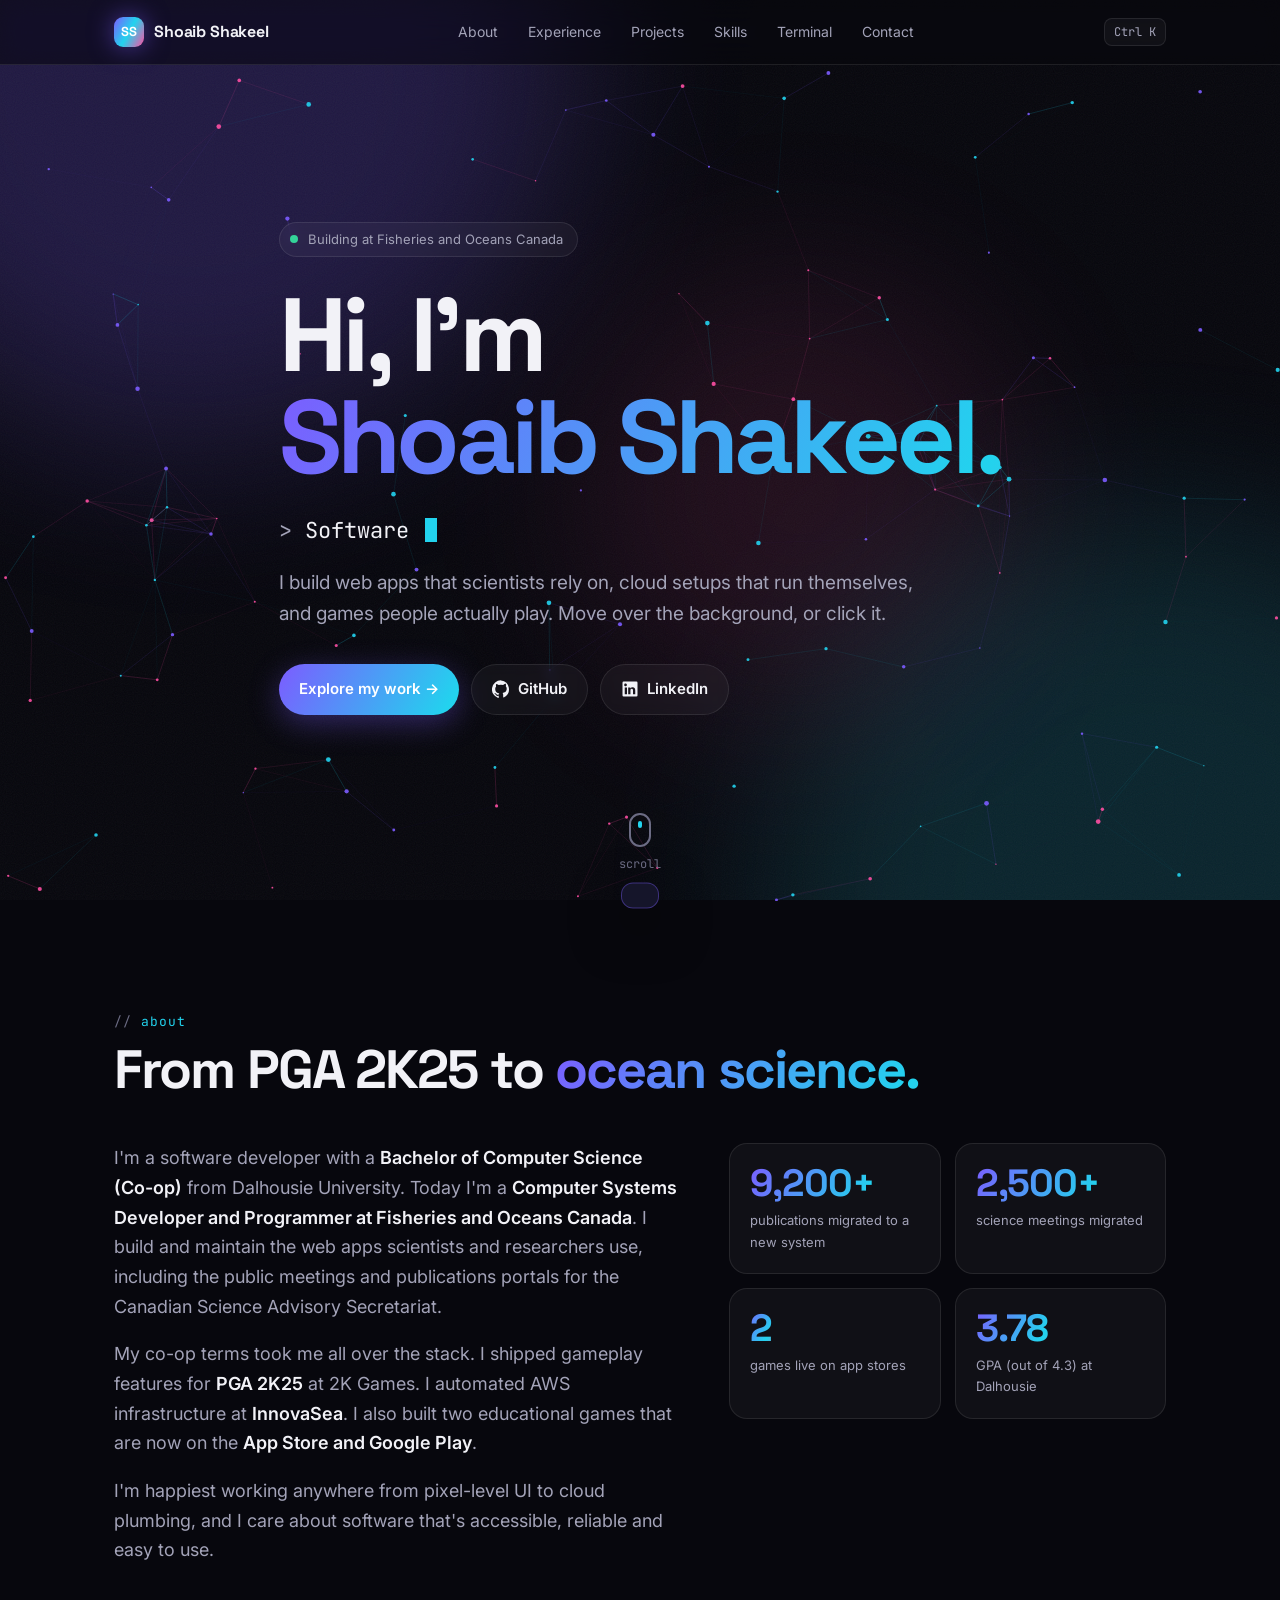
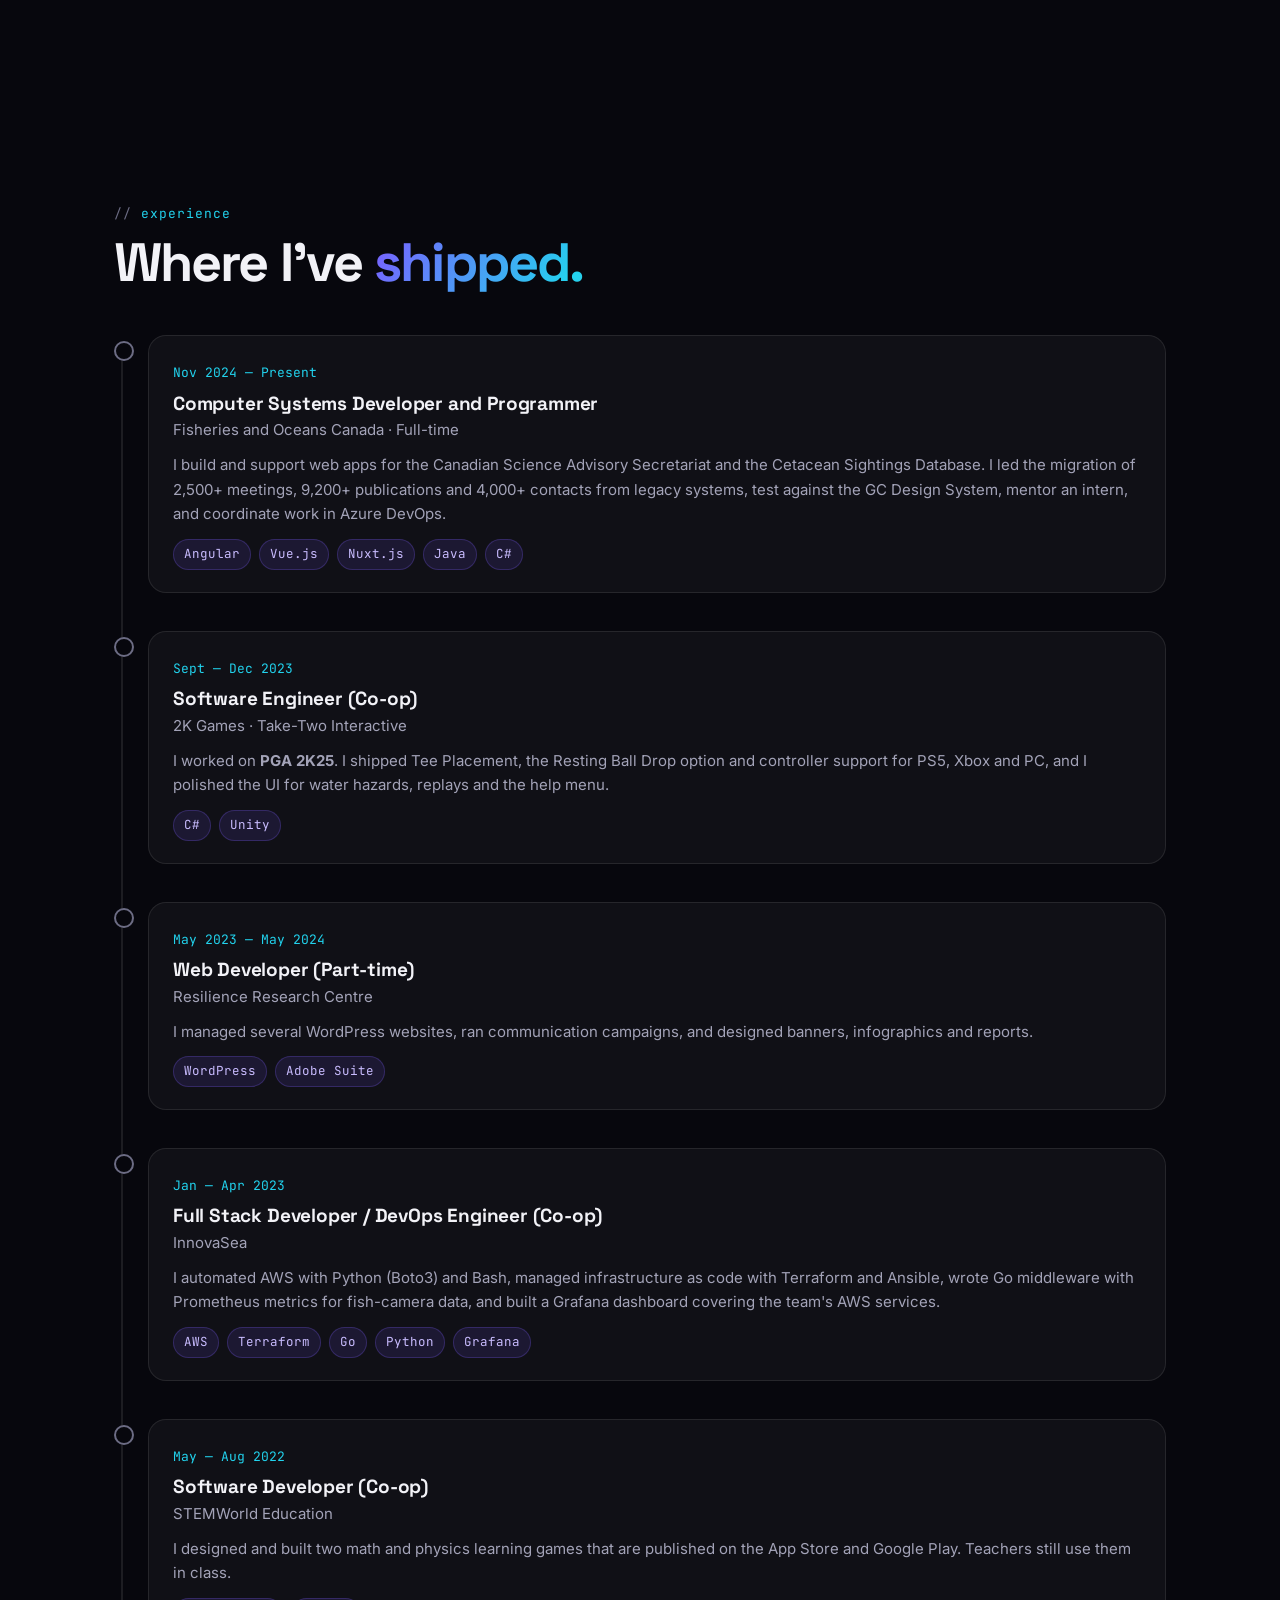
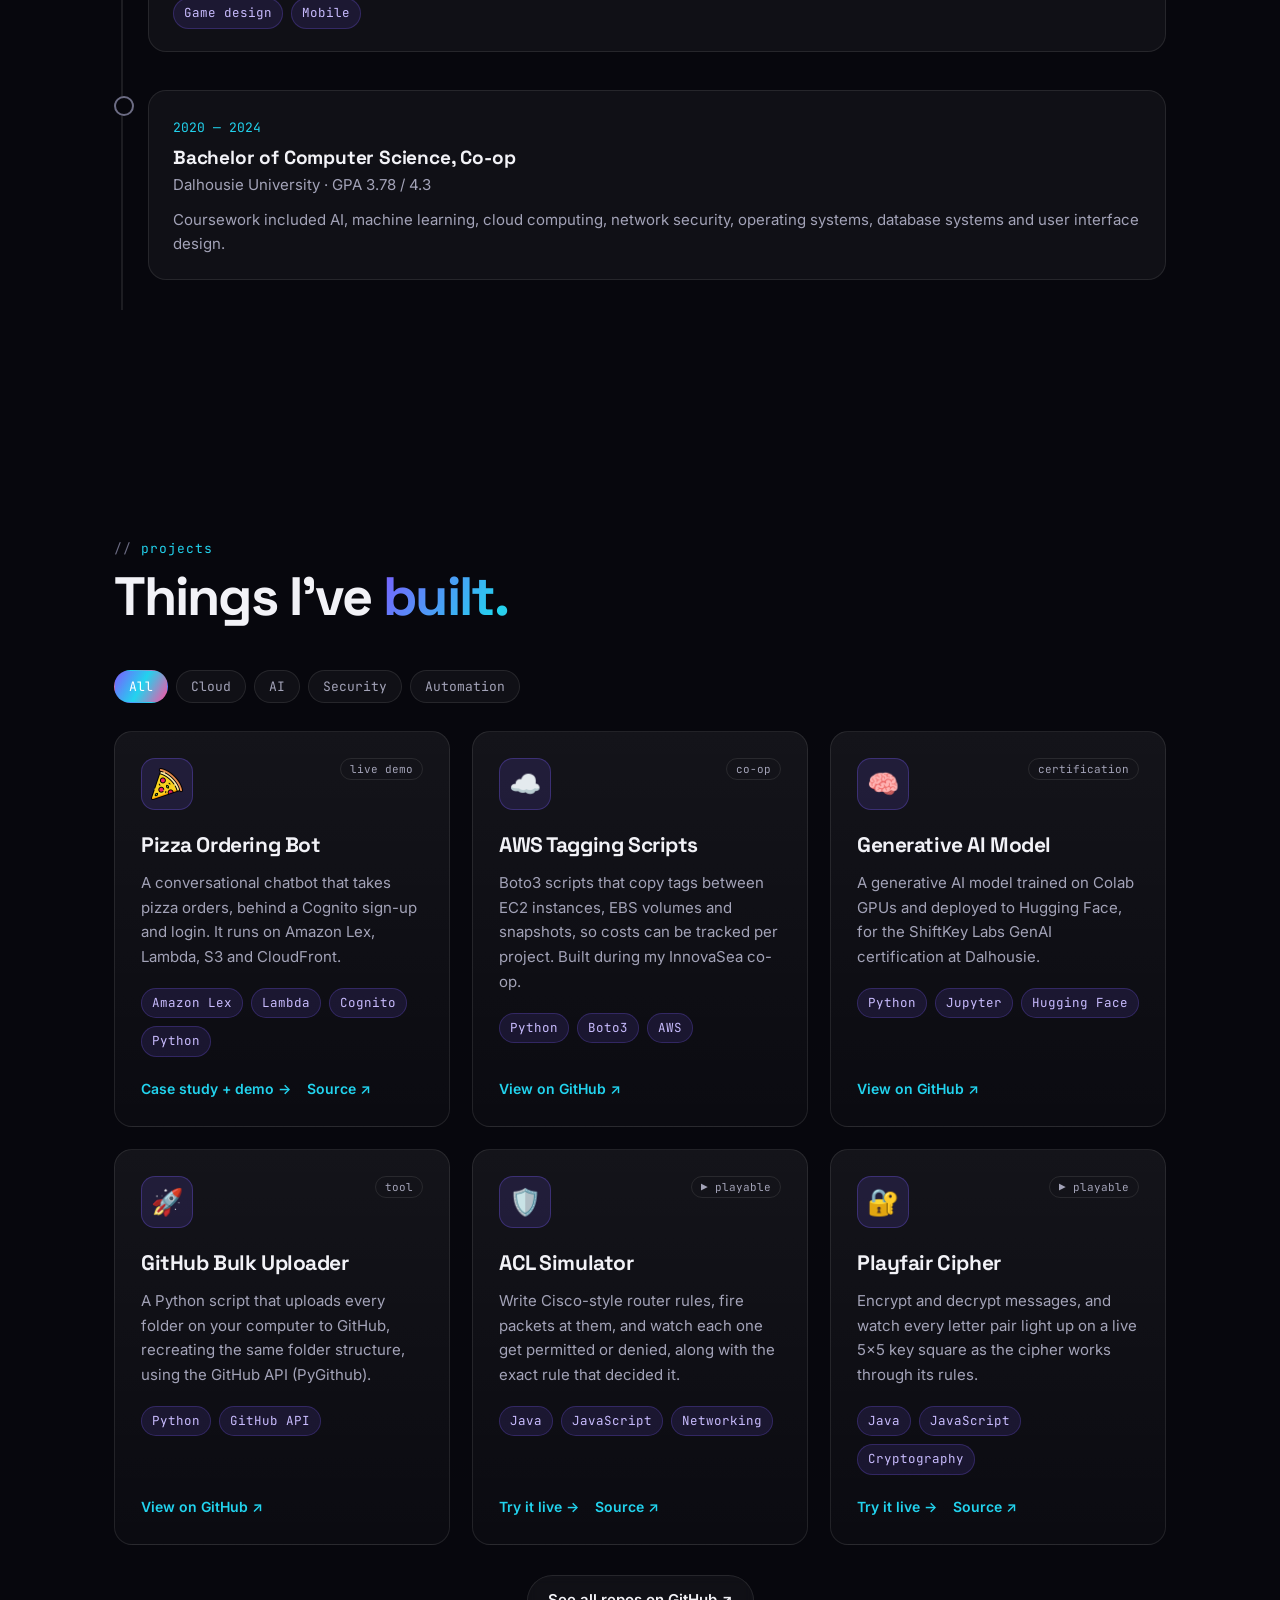
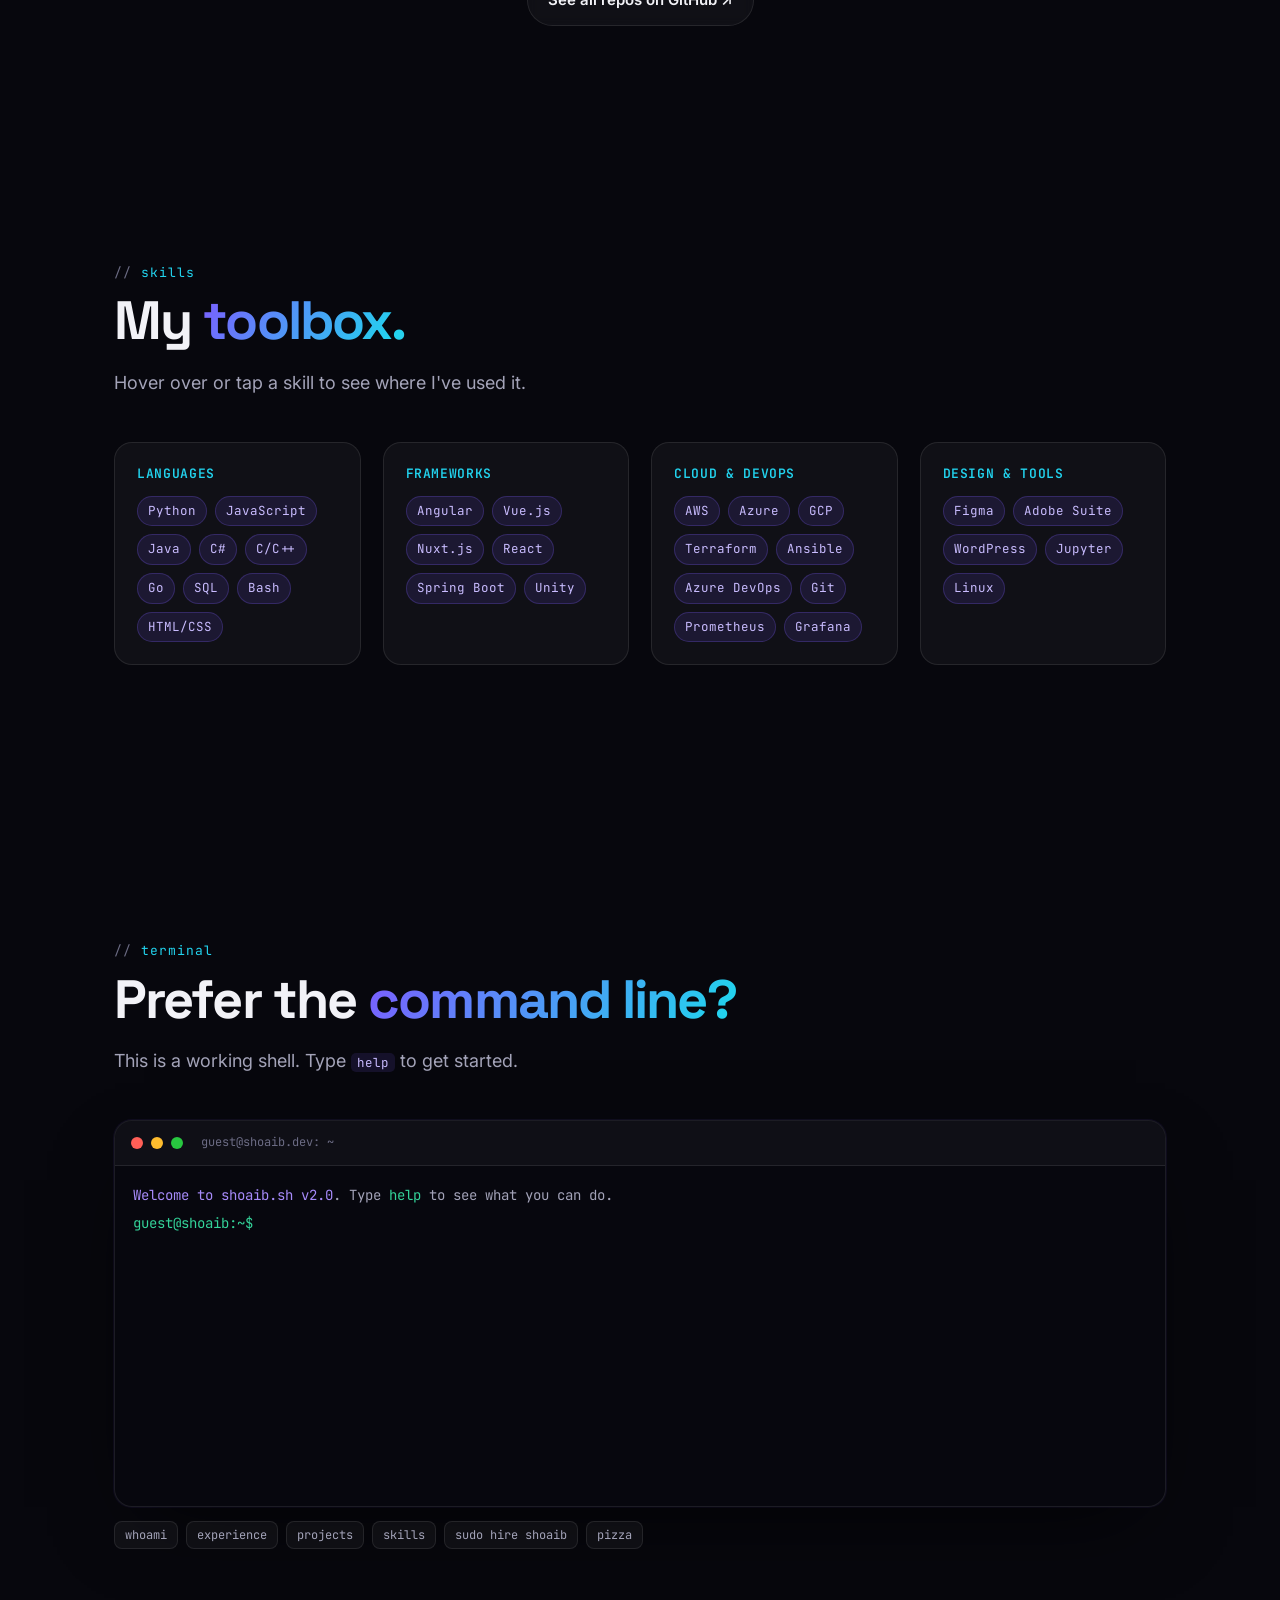
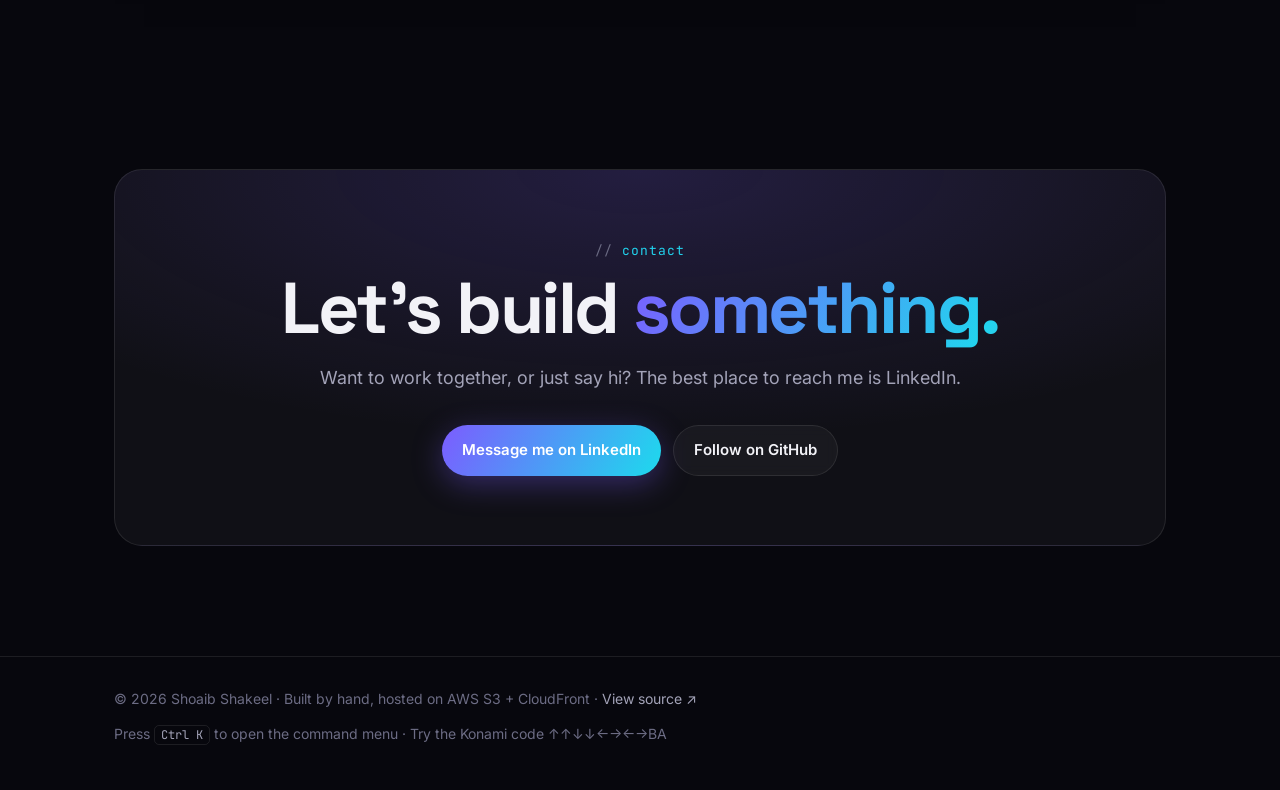
<file: index.html>
<!DOCTYPE html>
<html lang="en">
<head>
  <meta charset="utf-8">
  <meta name="viewport" content="width=device-width, initial-scale=1">
  <title>Shoaib Shakeel — Software Developer</title>
  <meta name="description" content="Shoaib Shakeel is a software developer in Halifax, NS, building web applications, cloud infrastructure and games.">
  <meta name="theme-color" content="#07070d">
  <meta property="og:title" content="Shoaib Shakeel — Software Developer">
  <meta property="og:description" content="Web apps for Fisheries and Oceans Canada, PGA 2K25 at 2K Games, AWS automation and more.">
  <link rel="icon" href="/img/pizza.png">
  <link rel="preconnect" href="https://fonts.googleapis.com">
  <link rel="preconnect" href="https://fonts.gstatic.com" crossorigin>
  <link href="https://fonts.googleapis.com/css2?family=Inter:wght@400;500;600;700&family=JetBrains+Mono:wght@400;500;700&family=Space+Grotesk:wght@500;700&display=swap" rel="stylesheet">
  <link rel="stylesheet" href="/css/style.css">
  <script>document.documentElement.classList.add('js')</script>
</head>
<body>
  <div class="aurora" aria-hidden="true"><span></span><span></span><span></span></div>
  <div class="grain" aria-hidden="true"></div>
  <div class="spotlight" aria-hidden="true"></div>
  <div class="progress" aria-hidden="true"></div>

  <header class="site-header">
    <div class="wrap">
      <a class="brand" href="#top"><span class="logo">SS</span>Shoaib Shakeel</a>
      <nav class="nav" aria-label="Main">
        <a href="#about">About</a>
        <a href="#experience">Experience</a>
        <a href="#projects">Projects</a>
        <a href="#skills">Skills</a>
        <a href="#terminal">Terminal</a>
        <a href="#contact">Contact</a>
      </nav>
      <button class="kbd-hint" id="open-palette" type="button" aria-label="Open command menu">⌘K</button>
    </div>
  </header>

  <main id="top">
    <!-- HERO -->
    <div class="hero">
      <canvas id="field" aria-hidden="true"></canvas>
      <div class="wrap">
        <div class="status"><span class="dot"></span>Building at Fisheries and Oceans Canada</div>
        <h1>Hi, I'm<br><span class="grad-text">Shoaib Shakeel.</span></h1>
        <p class="role" aria-live="polite"><span class="sr-only">I'm a </span>&gt; <span class="typed" data-words="Software Developer|Cloud & DevOps Engineer|Game Developer (PGA 2K25)|Full-Stack Builder|Dalhousie CS Grad">Software Developer</span><span class="caret" aria-hidden="true"></span></p>
        <p class="intro">I build web apps that scientists rely on, cloud setups that run themselves, and games people actually play. Move over the background, or click it.</p>
        <div class="btns">
          <a class="btn primary magnetic" href="#projects">Explore my work →</a>
          <a class="btn magnetic" href="https://github.com/shoaibsr7" target="_blank" rel="noopener">
            <svg viewBox="0 0 24 24" fill="currentColor" aria-hidden="true"><path d="M12 .5a12 12 0 0 0-3.8 23.4c.6.1.8-.3.8-.6v-2.2c-3.3.7-4-1.4-4-1.4-.6-1.4-1.4-1.8-1.4-1.8-1-.7.1-.7.1-.7 1.2.1 1.8 1.2 1.8 1.2 1 1.8 2.8 1.3 3.5 1 .1-.8.4-1.3.8-1.6-2.7-.3-5.5-1.3-5.5-6 0-1.2.5-2.3 1.2-3.1-.1-.3-.5-1.5.1-3.2 0 0 1-.3 3.3 1.2a11.5 11.5 0 0 1 6 0C17.3 4.6 18.3 5 18.3 5c.7 1.7.2 2.9.1 3.2.8.8 1.2 1.9 1.2 3.1 0 4.6-2.8 5.6-5.5 5.9.4.4.8 1.1.8 2.2v3.3c0 .3.2.7.8.6A12 12 0 0 0 12 .5Z"/></svg>
            GitHub</a>
          <a class="btn magnetic" href="https://www.linkedin.com/in/shoaibsr" target="_blank" rel="noopener">
            <svg viewBox="0 0 24 24" fill="currentColor" aria-hidden="true"><path d="M20.5 2h-17A1.5 1.5 0 0 0 2 3.5v17A1.5 1.5 0 0 0 3.5 22h17a1.5 1.5 0 0 0 1.5-1.5v-17A1.5 1.5 0 0 0 20.5 2ZM8 19H5v-9h3v9ZM6.5 8.3a1.8 1.8 0 1 1 0-3.5 1.8 1.8 0 0 1 0 3.5ZM19 19h-3v-4.7c0-1.1 0-2.6-1.6-2.6s-1.8 1.2-1.8 2.5V19h-3v-9h2.9v1.2a3.2 3.2 0 0 1 2.9-1.6c3 0 3.6 2 3.6 4.6V19Z"/></svg>
            LinkedIn</a>
        </div>
      </div>
      <div class="hero-hint" aria-hidden="true"><div class="mouse"></div>scroll</div>
    </div>

    <!-- ABOUT -->
    <section id="about">
      <div class="wrap">
        <div class="section-head reveal"><p class="kicker">about</p><h2>From PGA 2K25 to <span class="grad-text">ocean science.</span></h2></div>
        <div class="about-grid">
          <div class="reveal">
            <p>I'm a software developer with a <b>Bachelor of Computer Science (Co-op)</b> from Dalhousie University. Today I'm a <b>Computer Systems Developer and Programmer at Fisheries and Oceans Canada</b>. I build and maintain the web apps scientists and researchers use, including the public meetings and publications portals for the Canadian Science Advisory Secretariat.</p>
            <p>My co-op terms took me all over the stack. I shipped gameplay features for <b>PGA 2K25</b> at 2K Games. I automated AWS infrastructure at <b>InnovaSea</b>. I also built two educational games that are now on the <b>App Store and Google Play</b>.</p>
            <p>I'm happiest working anywhere from pixel-level UI to cloud plumbing, and I care about software that's accessible, reliable and easy to use.</p>
          </div>
          <div class="stats reveal" style="--d:.15s">
            <div class="stat"><div class="num"><span class="grad-text" data-count="9200" data-suffix="+">9,200+</span></div><div class="label">publications migrated to a new system</div></div>
            <div class="stat"><div class="num"><span class="grad-text" data-count="2500" data-suffix="+">2,500+</span></div><div class="label">science meetings migrated</div></div>
            <div class="stat"><div class="num"><span class="grad-text" data-count="2">2</span></div><div class="label">games live on app stores</div></div>
            <div class="stat"><div class="num"><span class="grad-text" data-count="3.78" data-decimals="2">3.78</span></div><div class="label">GPA (out of 4.3) at Dalhousie</div></div>
          </div>
        </div>
      </div>
    </section>

    <!-- EXPERIENCE -->
    <section id="experience">
      <div class="wrap">
        <div class="section-head reveal"><p class="kicker">experience</p><h2>Where I've <span class="grad-text">shipped.</span></h2></div>
        <ul class="timeline">
          <li class="reveal">
            <article class="job" data-tech="Angular Java C# Vue.js Nuxt.js SQL Azure DevOps Git">
              <span class="when">Nov 2024 — Present</span>
              <h3>Computer Systems Developer and Programmer</h3>
              <div class="org">Fisheries and Oceans Canada · Full-time</div>
              <p>I build and support web apps for the Canadian Science Advisory Secretariat and the Cetacean Sightings Database. I led the migration of 2,500+ meetings, 9,200+ publications and 4,000+ contacts from legacy systems, test against the GC Design System, mentor an intern, and coordinate work in Azure DevOps.</p>
              <ul class="chips"><li>Angular</li><li>Vue.js</li><li>Nuxt.js</li><li>Java</li><li>C#</li></ul>
            </article>
          </li>
          <li class="reveal">
            <article class="job" data-tech="C# Unity Git">
              <span class="when">Sept — Dec 2023</span>
              <h3>Software Engineer (Co-op)</h3>
              <div class="org">2K Games · Take-Two Interactive</div>
              <p>I worked on <b>PGA 2K25</b>. I shipped Tee Placement, the Resting Ball Drop option and controller support for PS5, Xbox and PC, and I polished the UI for water hazards, replays and the help menu.</p>
              <ul class="chips"><li>C#</li><li>Unity</li></ul>
            </article>
          </li>
          <li class="reveal">
            <article class="job" data-tech="WordPress Adobe Suite HTML/CSS Figma">
              <span class="when">May 2023 — May 2024</span>
              <h3>Web Developer (Part-time)</h3>
              <div class="org">Resilience Research Centre</div>
              <p>I managed several WordPress websites, ran communication campaigns, and designed banners, infographics and reports.</p>
              <ul class="chips"><li>WordPress</li><li>Adobe Suite</li></ul>
            </article>
          </li>
          <li class="reveal">
            <article class="job" data-tech="AWS Python Bash Terraform Ansible Go Prometheus Grafana Linux">
              <span class="when">Jan — Apr 2023</span>
              <h3>Full Stack Developer / DevOps Engineer (Co-op)</h3>
              <div class="org">InnovaSea</div>
              <p>I automated AWS with Python (Boto3) and Bash, managed infrastructure as code with Terraform and Ansible, wrote Go middleware with Prometheus metrics for fish-camera data, and built a Grafana dashboard covering the team's AWS services.</p>
              <ul class="chips"><li>AWS</li><li>Terraform</li><li>Go</li><li>Python</li><li>Grafana</li></ul>
            </article>
          </li>
          <li class="reveal">
            <article class="job" data-tech="Unity C# Figma">
              <span class="when">May — Aug 2022</span>
              <h3>Software Developer (Co-op)</h3>
              <div class="org">STEMWorld Education</div>
              <p>I designed and built two math and physics learning games that are published on the App Store and Google Play. Teachers still use them in class.</p>
              <ul class="chips"><li>Game design</li><li>Mobile</li></ul>
            </article>
          </li>
          <li class="reveal">
            <article class="job" data-tech="Python Java C/C++ SQL AWS GCP Azure Linux Jupyter">
              <span class="when">2020 — 2024</span>
              <h3>Bachelor of Computer Science, Co-op</h3>
              <div class="org">Dalhousie University · GPA 3.78 / 4.3</div>
              <p>Coursework included AI, machine learning, cloud computing, network security, operating systems, database systems and user interface design.</p>
            </article>
          </li>
        </ul>
      </div>
    </section>

    <!-- PROJECTS -->
    <section id="projects">
      <div class="wrap">
        <div class="section-head reveal"><p class="kicker">projects</p><h2>Things I've <span class="grad-text">built.</span></h2></div>
        <div class="filter reveal" role="group" aria-label="Filter projects">
          <button type="button" data-filter="all" aria-pressed="true">All</button>
          <button type="button" data-filter="cloud" aria-pressed="false">Cloud</button>
          <button type="button" data-filter="ai" aria-pressed="false">AI</button>
          <button type="button" data-filter="security" aria-pressed="false">Security</button>
          <button type="button" data-filter="automation" aria-pressed="false">Automation</button>
        </div>
        <div class="grid">
          <article class="card tilt linked reveal" data-cat="cloud ai" data-tech="AWS Python HTML/CSS JavaScript">
            <div class="card-top"><div class="card-icon"><img src="/img/pizza.png" alt=""></div><span class="badge">live demo</span></div>
            <h3>Pizza Ordering Bot</h3>
            <p>A conversational chatbot that takes pizza orders, behind a Cognito sign-up and login. It runs on Amazon Lex, Lambda, S3 and CloudFront.</p>
            <ul class="tags"><li>Amazon Lex</li><li>Lambda</li><li>Cognito</li><li>Python</li></ul>
            <div class="card-links"><a class="stretched" href="/projects/pizza-bot/index.html">Case study + demo →</a><a href="https://github.com/shoaibsr7/FinalProject_CloudComputing" target="_blank" rel="noopener">Source ↗</a></div>
          </article>

          <article class="card tilt linked reveal" style="--d:.08s" data-cat="cloud automation" data-tech="AWS Python">
            <div class="card-top"><div class="card-icon" aria-hidden="true">☁️</div><span class="badge">co-op</span></div>
            <h3>AWS Tagging Scripts</h3>
            <p>Boto3 scripts that copy tags between EC2 instances, EBS volumes and snapshots, so costs can be tracked per project. Built during my InnovaSea co-op.</p>
            <ul class="tags"><li>Python</li><li>Boto3</li><li>AWS</li></ul>
            <div class="card-links"><a class="stretched" href="https://github.com/shoaibsr7/AWS" target="_blank" rel="noopener">View on GitHub ↗</a></div>
          </article>

          <article class="card tilt linked reveal" style="--d:.16s" data-cat="ai" data-tech="Python Jupyter">
            <div class="card-top"><div class="card-icon" aria-hidden="true">🧠</div><span class="badge">certification</span></div>
            <h3>Generative AI Model</h3>
            <p>A generative AI model trained on Colab GPUs and deployed to Hugging Face, for the ShiftKey Labs GenAI certification at Dalhousie.</p>
            <ul class="tags"><li>Python</li><li>Jupyter</li><li>Hugging Face</li></ul>
            <div class="card-links"><a class="stretched" href="https://github.com/shoaibsr7/shiftkey_GenAI" target="_blank" rel="noopener">View on GitHub ↗</a></div>
          </article>

          <article class="card tilt linked reveal" data-cat="automation" data-tech="Python Git">
            <div class="card-top"><div class="card-icon" aria-hidden="true">🚀</div><span class="badge">tool</span></div>
            <h3>GitHub Bulk Uploader</h3>
            <p>A Python script that uploads every folder on your computer to GitHub, recreating the same folder structure, using the GitHub API (PyGithub).</p>
            <ul class="tags"><li>Python</li><li>GitHub API</li></ul>
            <div class="card-links"><a class="stretched" href="https://github.com/shoaibsr7/uploading-files-to-github" target="_blank" rel="noopener">View on GitHub ↗</a></div>
          </article>

          <article class="card tilt linked reveal" style="--d:.08s" data-cat="security" data-tech="Java JavaScript">
            <div class="card-top"><div class="card-icon" aria-hidden="true">🛡️</div><span class="badge">▶ playable</span></div>
            <h3>ACL Simulator</h3>
            <p>Write Cisco-style router rules, fire packets at them, and watch each one get permitted or denied, along with the exact rule that decided it.</p>
            <ul class="tags"><li>Java</li><li>JavaScript</li><li>Networking</li></ul>
            <div class="card-links"><a class="stretched" href="/projects/acl/index.html">Try it live →</a><a href="https://github.com/shoaibsr7/acl-simulator" target="_blank" rel="noopener">Source ↗</a></div>
          </article>

          <article class="card tilt linked reveal" style="--d:.16s" data-cat="security" data-tech="Java JavaScript">
            <div class="card-top"><div class="card-icon" aria-hidden="true">🔐</div><span class="badge">▶ playable</span></div>
            <h3>Playfair Cipher</h3>
            <p>Encrypt and decrypt messages, and watch every letter pair light up on a live 5×5 key square as the cipher works through its rules.</p>
            <ul class="tags"><li>Java</li><li>JavaScript</li><li>Cryptography</li></ul>
            <div class="card-links"><a class="stretched" href="/projects/playfair/index.html">Try it live →</a><a href="https://github.com/shoaibsr7/playfair-cipher" target="_blank" rel="noopener">Source ↗</a></div>
          </article>
        </div>
        <p class="more-github reveal"><a class="btn magnetic" href="https://github.com/shoaibsr7?tab=repositories" target="_blank" rel="noopener">See all repos on GitHub ↗</a></p>
      </div>
    </section>

    <!-- SKILLS -->
    <section id="skills">
      <div class="wrap">
        <div class="section-head reveal"><p class="kicker">skills</p><h2>My <span class="grad-text">toolbox.</span></h2><p class="lead">Hover over or tap a skill to see where I've used it.</p></div>
        <div class="skills">
          <div class="skill-group reveal"><h3>Languages</h3><ul class="chips"><li tabindex="0">Python</li><li tabindex="0">JavaScript</li><li tabindex="0">Java</li><li tabindex="0">C#</li><li tabindex="0">C/C++</li><li tabindex="0">Go</li><li tabindex="0">SQL</li><li tabindex="0">Bash</li><li tabindex="0">HTML/CSS</li></ul></div>
          <div class="skill-group reveal" style="--d:.08s"><h3>Frameworks</h3><ul class="chips"><li tabindex="0">Angular</li><li tabindex="0">Vue.js</li><li tabindex="0">Nuxt.js</li><li tabindex="0">React</li><li tabindex="0">Spring Boot</li><li tabindex="0">Unity</li></ul></div>
          <div class="skill-group reveal" style="--d:.16s"><h3>Cloud &amp; DevOps</h3><ul class="chips"><li tabindex="0">AWS</li><li tabindex="0">Azure</li><li tabindex="0">GCP</li><li tabindex="0">Terraform</li><li tabindex="0">Ansible</li><li tabindex="0">Azure DevOps</li><li tabindex="0">Git</li><li tabindex="0">Prometheus</li><li tabindex="0">Grafana</li></ul></div>
          <div class="skill-group reveal" style="--d:.24s"><h3>Design &amp; tools</h3><ul class="chips"><li tabindex="0">Figma</li><li tabindex="0">Adobe Suite</li><li tabindex="0">WordPress</li><li tabindex="0">Jupyter</li><li tabindex="0">Linux</li></ul></div>
        </div>
        <p class="skill-tip" aria-live="polite">&nbsp;</p>
      </div>
    </section>

    <!-- TERMINAL -->
    <section id="terminal">
      <div class="wrap">
        <div class="section-head reveal"><p class="kicker">terminal</p><h2>Prefer the <span class="grad-text">command line?</span></h2><p class="lead">This is a working shell. Type <code>help</code> to get started.</p></div>
        <div class="terminal reveal">
          <div class="term-bar"><i></i><i></i><i></i><span>guest@shoaib.dev: ~</span></div>
          <div class="term-body" id="term-body">
            <div id="term-out"></div>
            <label class="term-input"><span class="ps1">guest@shoaib:~$</span><input id="term-in" type="text" autocomplete="off" autocapitalize="off" spellcheck="false" aria-label="Terminal command"></label>
          </div>
        </div>
        <div class="term-suggest reveal" aria-label="Try a command">
          <button type="button" data-cmd="whoami">whoami</button>
          <button type="button" data-cmd="experience">experience</button>
          <button type="button" data-cmd="projects">projects</button>
          <button type="button" data-cmd="skills">skills</button>
          <button type="button" data-cmd="sudo hire shoaib">sudo hire shoaib</button>
          <button type="button" data-cmd="pizza">pizza</button>
        </div>
      </div>
    </section>

    <!-- CONTACT -->
    <section id="contact">
      <div class="wrap">
        <div class="contact-card reveal">
          <p class="kicker">contact</p>
          <h2>Let's build <span class="grad-text">something.</span></h2>
          <p class="lead">Want to work together, or just say hi? The best place to reach me is LinkedIn.</p>
          <div class="btns">
            <a class="btn primary magnetic" href="https://www.linkedin.com/in/shoaibsr" target="_blank" rel="noopener">Message me on LinkedIn</a>
            <a class="btn magnetic" href="https://github.com/shoaibsr7" target="_blank" rel="noopener">Follow on GitHub</a>
          </div>
        </div>
      </div>
    </section>
  </main>

  <footer class="site-footer">
    <div class="wrap">
      <span>© <span id="year">2026</span> Shoaib Shakeel · Built by hand, hosted on AWS S3 + CloudFront · <a href="https://github.com/shoaibsr7/portfolio" target="_blank" rel="noopener">View source ↗</a></span>
      <span>Press <kbd>⌘K</kbd> to open the command menu · Try the Konami code ↑↑↓↓←→←→BA</span>
    </div>
  </footer>

  <!-- Command palette -->
  <div class="palette" id="palette" role="dialog" aria-modal="true" aria-label="Command menu">
    <div class="palette-box">
      <input id="palette-in" type="text" placeholder="Type a command or search…" autocomplete="off" aria-label="Search commands">
      <ul id="palette-list" role="listbox"></ul>
    </div>
  </div>
  <div class="toast" id="toast" role="status"></div>
  <canvas id="confetti" aria-hidden="true"></canvas>

  <script src="/js/main.js" defer></script>
</body>
</html>
</file>
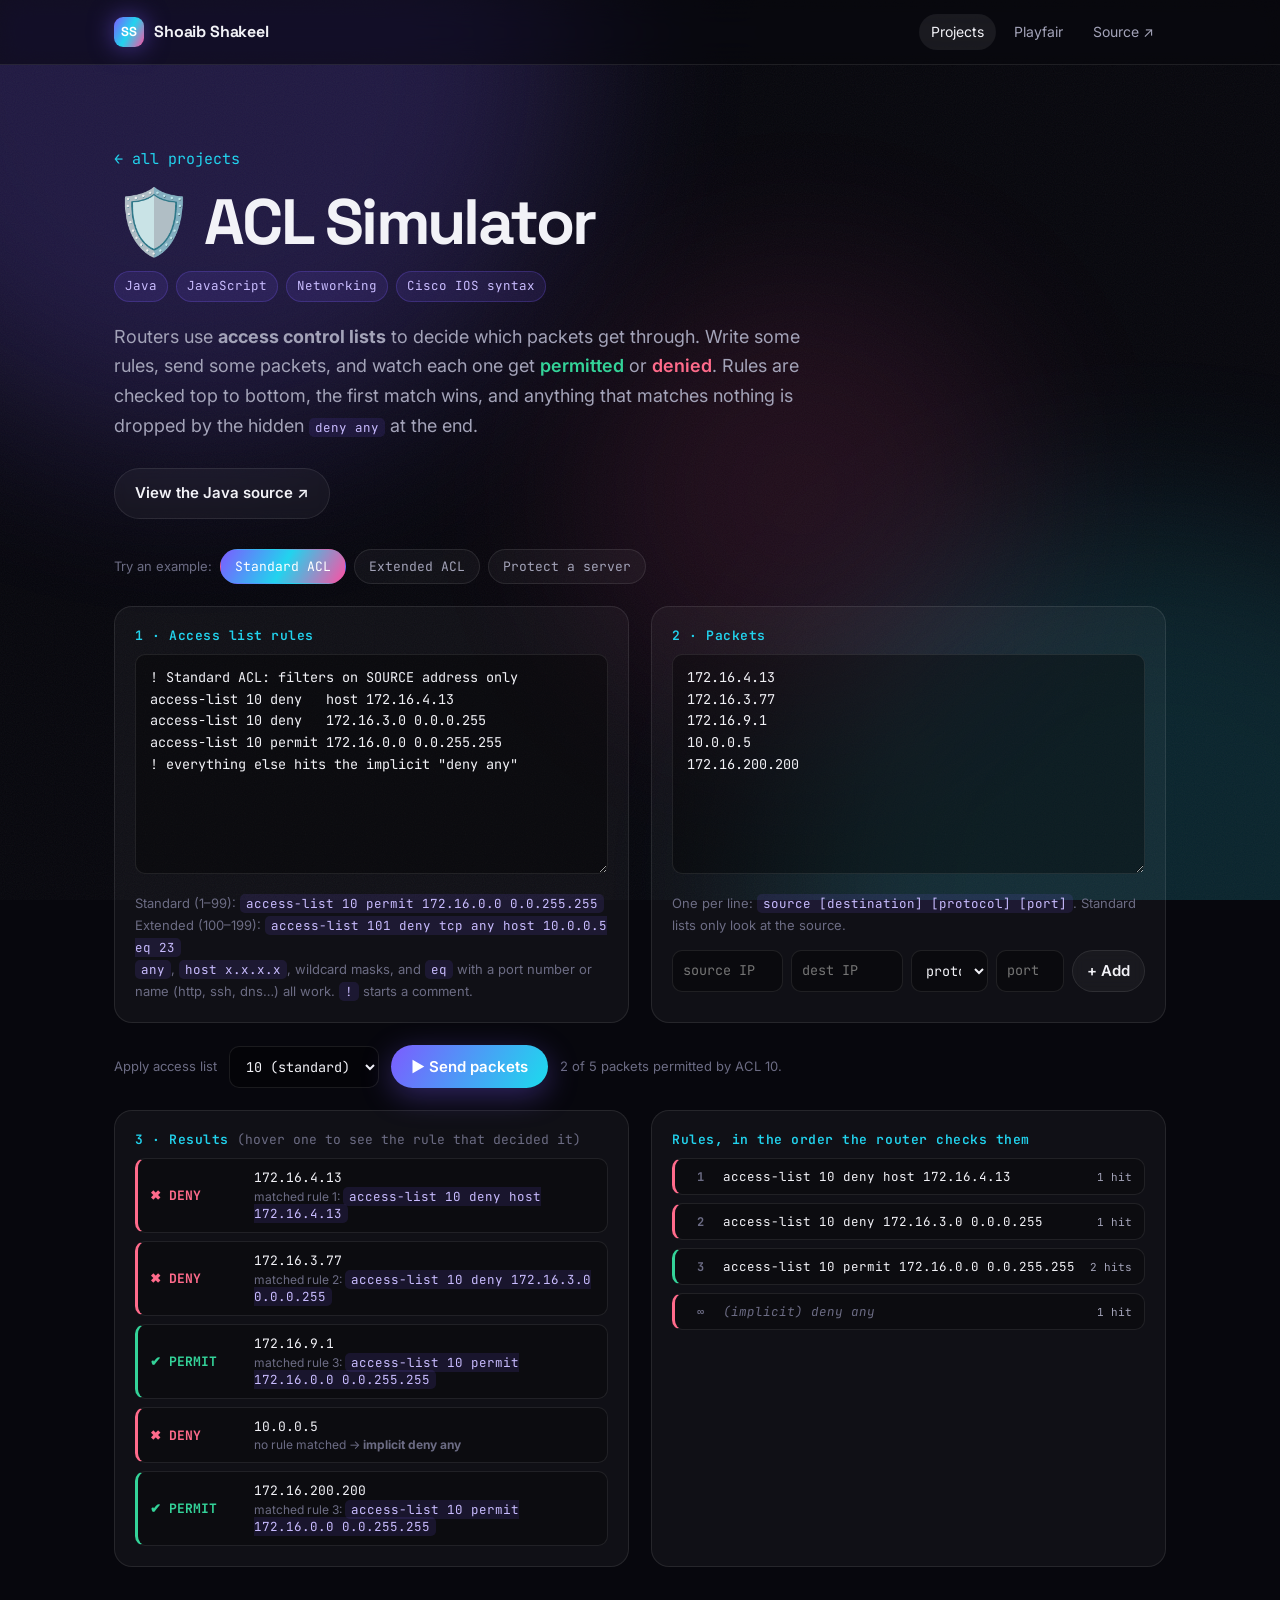
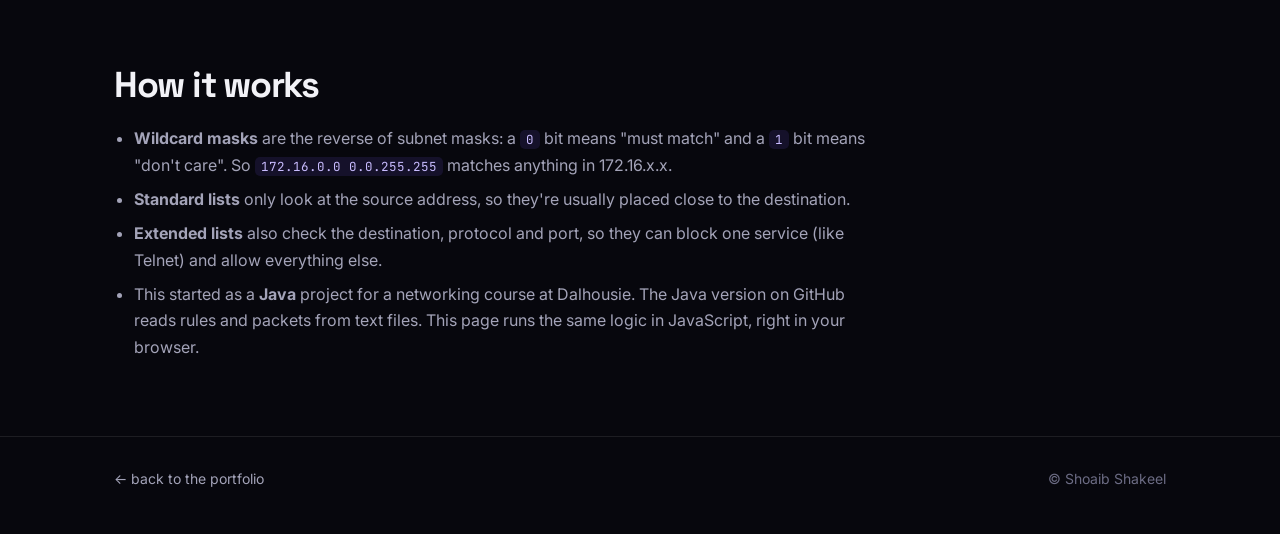
<file: projects/acl/index.html>
<!DOCTYPE html>
<html lang="en">
<head>
  <meta charset="utf-8">
  <meta name="viewport" content="width=device-width, initial-scale=1">
  <title>ACL Simulator — Shoaib Shakeel</title>
  <meta name="description" content="An interactive simulator for Cisco-style standard and extended router access control lists.">
  <meta name="theme-color" content="#07070d">
  <link rel="icon" href="/img/pizza.png">
  <link rel="preconnect" href="https://fonts.googleapis.com">
  <link rel="preconnect" href="https://fonts.gstatic.com" crossorigin>
  <link href="https://fonts.googleapis.com/css2?family=Inter:wght@400;500;600;700&family=JetBrains+Mono:wght@400;500;700&family=Space+Grotesk:wght@500;700&display=swap" rel="stylesheet">
  <link rel="stylesheet" href="/css/style.css">
</head>
<body class="page">
  <div class="aurora" aria-hidden="true"><span></span><span></span><span></span></div>
  <div class="grain" aria-hidden="true"></div>
  <header class="site-header">
    <div class="wrap">
      <a class="brand" href="/"><span class="logo">SS</span>Shoaib Shakeel</a>
      <nav class="nav" aria-label="Main">
        <a href="/#projects" aria-current="page">Projects</a>
        <a href="/projects/playfair/index.html">Playfair</a>
        <a href="https://github.com/shoaibsr7/acl-simulator" target="_blank" rel="noopener">Source ↗</a>
      </nav>
    </div>
  </header>

  <main class="wrap">
    <div class="page-head">
      <a class="back" href="/#projects">← all projects</a>
      <h1>🛡️ ACL Simulator</h1>
      <ul class="tags"><li>Java</li><li>JavaScript</li><li>Networking</li><li>Cisco IOS syntax</li></ul>
      <p class="lead">Routers use <b>access control lists</b> to decide which packets get through. Write some rules, send some packets, and watch each one get <span class="ok-text">permitted</span> or <span class="deny-text">denied</span>. Rules are checked top to bottom, the first match wins, and anything that matches nothing is dropped by the hidden <code>deny any</code> at the end.</p>
      <div class="btns">
        <a class="btn" href="https://github.com/shoaibsr7/acl-simulator" target="_blank" rel="noopener">View the Java source ↗</a>
      </div>
    </div>

    <div class="play">
      <div class="presets" role="group" aria-label="Load an example">
        <span class="dimtxt">Try an example:</span>
        <button type="button" data-preset="standard" aria-pressed="true">Standard ACL</button>
        <button type="button" data-preset="extended" aria-pressed="false">Extended ACL</button>
        <button type="button" data-preset="office" aria-pressed="false">Protect a server</button>
      </div>

      <div class="play-grid">
        <div class="panel">
          <label class="panel-h" for="acl-in">1 · Access list rules</label>
          <textarea id="acl-in" class="code" rows="9" spellcheck="false"></textarea>
          <p class="help">Standard (1–99): <code>access-list 10 permit 172.16.0.0 0.0.255.255</code><br>Extended (100–199): <code>access-list 101 deny tcp any host 10.0.0.5 eq 23</code><br><code>any</code>, <code>host x.x.x.x</code>, wildcard masks, and <code>eq</code> with a port number or name (http, ssh, dns…) all work. <code>!</code> starts a comment.</p>
        </div>
        <div class="panel">
          <label class="panel-h" for="pkt-in">2 · Packets</label>
          <textarea id="pkt-in" class="code" rows="9" spellcheck="false"></textarea>
          <p class="help">One per line: <code>source [destination] [protocol] [port]</code>. Standard lists only look at the source.</p>
          <form id="add-pkt" class="pkt-form" autocomplete="off">
            <input name="src" placeholder="source IP" aria-label="Source IP">
            <input name="dst" placeholder="dest IP" aria-label="Destination IP">
            <select name="proto" aria-label="Protocol"><option value="">proto</option><option>tcp</option><option>udp</option><option>icmp</option></select>
            <input name="port" placeholder="port" aria-label="Port" inputmode="numeric">
            <button class="btn" type="submit">+ Add</button>
          </form>
        </div>
      </div>

      <div class="run-bar">
        <label class="dimtxt" for="acl-num">Apply access list</label>
        <select id="acl-num"></select>
        <button class="btn primary" id="run" type="button">▶ Send packets</button>
        <span id="summary" class="dimtxt" aria-live="polite"></span>
      </div>
      <ul id="errors" class="errors" hidden></ul>

      <div class="play-grid results-grid">
        <div class="panel">
          <div class="panel-h">3 · Results <span class="dimtxt">(hover one to see the rule that decided it)</span></div>
          <ul id="results" class="results"></ul>
        </div>
        <div class="panel">
          <div class="panel-h">Rules, in the order the router checks them</div>
          <ol id="rule-view" class="rule-view"></ol>
        </div>
      </div>
    </div>

    <section class="prose">
      <h2>How it works</h2>
      <ul>
        <li><b>Wildcard masks</b> are the reverse of subnet masks: a <code>0</code> bit means "must match" and a <code>1</code> bit means "don't care". So <code>172.16.0.0 0.0.255.255</code> matches anything in 172.16.x.x.</li>
        <li><b>Standard lists</b> only look at the source address, so they're usually placed close to the destination.</li>
        <li><b>Extended lists</b> also check the destination, protocol and port, so they can block one service (like Telnet) and allow everything else.</li>
        <li>This started as a <b>Java</b> project for a networking course at Dalhousie. The Java version on GitHub reads rules and packets from text files. This page runs the same logic in JavaScript, right in your browser.</li>
      </ul>
    </section>
  </main>

  <footer class="site-footer">
    <div class="wrap">
      <a href="/">← back to the portfolio</a>
      <span>© Shoaib Shakeel</span>
    </div>
  </footer>
  <script src="/projects/acl/acl.js" defer></script>
</body>
</html>
</file>
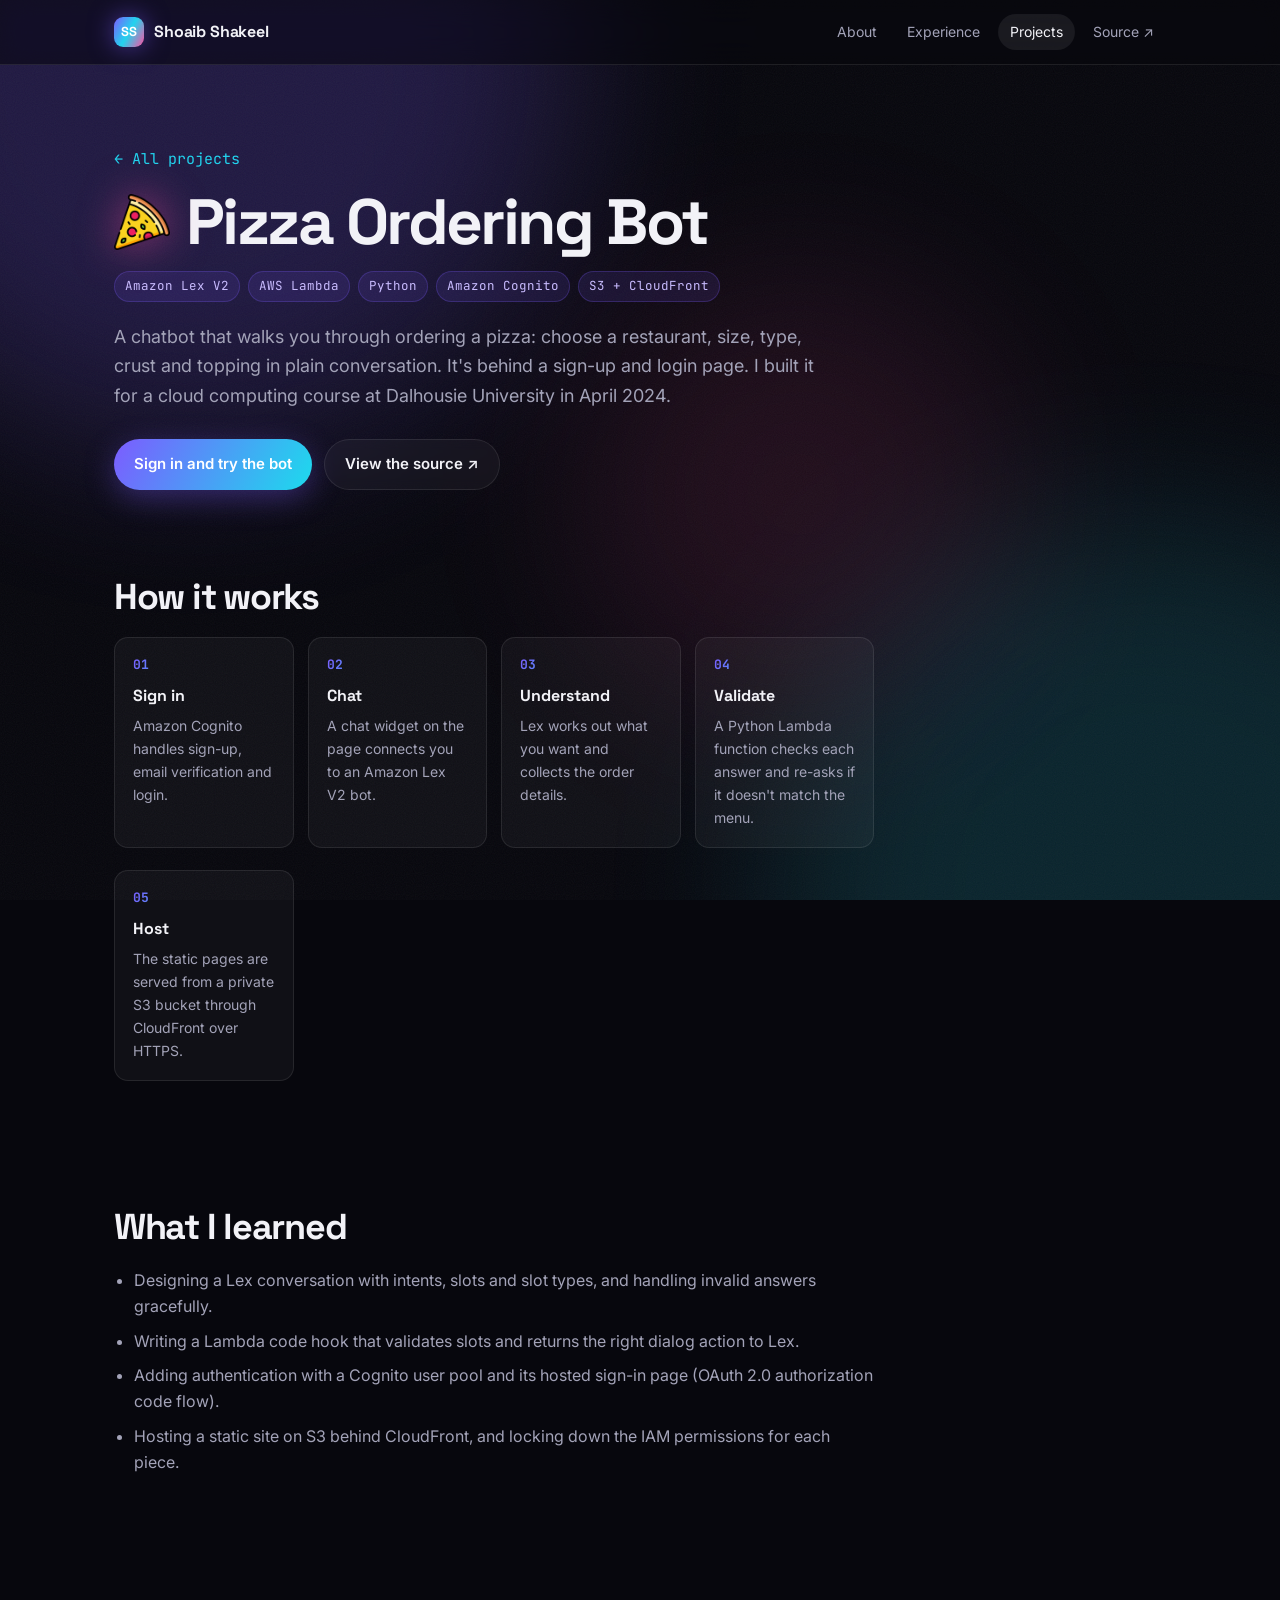
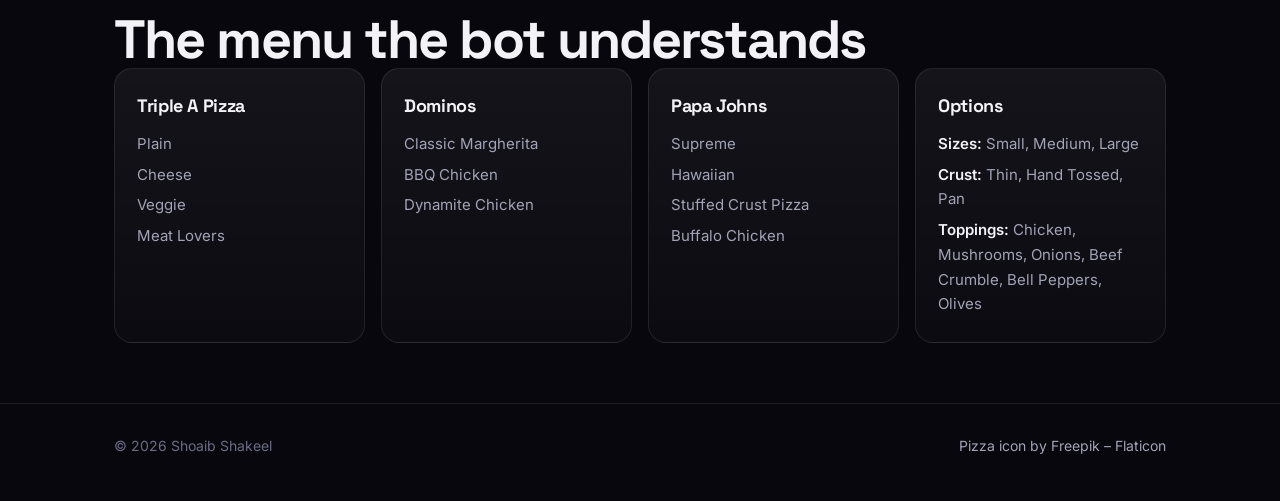
<file: projects/pizza-bot/index.html>
<!DOCTYPE html>
<html lang="en">
<head>
  <meta charset="utf-8">
  <meta name="viewport" content="width=device-width, initial-scale=1">
  <title>Pizza Ordering Bot — Shoaib Shakeel</title>
  <meta name="description" content="A pizza-ordering chatbot built on Amazon Lex, AWS Lambda and Amazon Cognito.">
  <link rel="icon" href="/img/pizza.png">
  <meta name="theme-color" content="#07070d">
  <link rel="preconnect" href="https://fonts.googleapis.com">
  <link rel="preconnect" href="https://fonts.gstatic.com" crossorigin>
  <link href="https://fonts.googleapis.com/css2?family=Inter:wght@400;500;600;700&family=JetBrains+Mono:wght@400;500;700&family=Space+Grotesk:wght@500;700&display=swap" rel="stylesheet">
  <link rel="stylesheet" href="/css/style.css">
</head>
<body class="page">
  <div class="aurora" aria-hidden="true"><span></span><span></span><span></span></div>
  <div class="grain" aria-hidden="true"></div>
  <header class="site-header">
    <div class="wrap">
      <a class="brand" href="/"><span class="logo">SS</span>Shoaib Shakeel</a>
      <nav class="nav" aria-label="Main">
        <a href="/#about">About</a>
        <a href="/#experience">Experience</a>
        <a href="/#projects" aria-current="page">Projects</a>
        <a href="https://github.com/shoaibsr7/FinalProject_CloudComputing" target="_blank" rel="noopener">Source ↗</a>
      </nav>
    </div>
  </header>

  <main class="wrap">
    <div class="page-head">
      <a class="back" href="/#projects">← All projects</a>
      <h1><img src="/img/pizza.png" alt="">Pizza Ordering Bot</h1>
      <ul class="tags">
        <li>Amazon Lex V2</li><li>AWS Lambda</li><li>Python</li><li>Amazon Cognito</li><li>S3 + CloudFront</li>
      </ul>
      <p class="lead">A chatbot that walks you through ordering a pizza: choose a restaurant, size, type, crust and topping in plain conversation. It's behind a sign-up and login page. I built it for a cloud computing course at Dalhousie University in April 2024.</p>
      <div class="btns">
        <a class="btn primary" id="try-it" href="#">Sign in and try the bot</a>
        <a class="btn" href="https://github.com/shoaibsr7/FinalProject_CloudComputing" target="_blank" rel="noopener">View the source ↗</a>
      </div>
    </div>

    <section class="prose">
      <h2>How it works</h2>
      <ol class="flow">
        <li><b>Sign in</b>Amazon Cognito handles sign-up, email verification and login.</li>
        <li><b>Chat</b>A chat widget on the page connects you to an Amazon Lex V2 bot.</li>
        <li><b>Understand</b>Lex works out what you want and collects the order details.</li>
        <li><b>Validate</b>A Python Lambda function checks each answer and re-asks if it doesn't match the menu.</li>
        <li><b>Host</b>The static pages are served from a private S3 bucket through CloudFront over HTTPS.</li>
      </ol>
    </section>

    <section class="prose">
      <h2>What I learned</h2>
      <ul>
        <li>Designing a Lex conversation with intents, slots and slot types, and handling invalid answers gracefully.</li>
        <li>Writing a Lambda code hook that validates slots and returns the right dialog action to Lex.</li>
        <li>Adding authentication with a Cognito user pool and its hosted sign-in page (OAuth 2.0 authorization code flow).</li>
        <li>Hosting a static site on S3 behind CloudFront, and locking down the IAM permissions for each piece.</li>
      </ul>
    </section>

    <section>
      <h2>The menu the bot understands</h2>
      <div class="menu">
        <div class="card"><h3>Triple A Pizza</h3><ul><li>Plain</li><li>Cheese</li><li>Veggie</li><li>Meat Lovers</li></ul></div>
        <div class="card"><h3>Dominos</h3><ul><li>Classic Margherita</li><li>BBQ Chicken</li><li>Dynamite Chicken</li></ul></div>
        <div class="card"><h3>Papa Johns</h3><ul><li>Supreme</li><li>Hawaiian</li><li>Stuffed Crust Pizza</li><li>Buffalo Chicken</li></ul></div>
        <div class="card"><h3>Options</h3><ul><li><b>Sizes:</b> Small, Medium, Large</li><li><b>Crust:</b> Thin, Hand Tossed, Pan</li><li><b>Toppings:</b> Chicken, Mushrooms, Onions, Beef Crumble, Bell Peppers, Olives</li></ul></div>
      </div>
    </section>
  </main>

  <footer class="site-footer">
    <div class="wrap">
      <span>© <span id="year">2026</span> Shoaib Shakeel</span>
      <a href="https://www.flaticon.com/free-icons/pizza" title="pizza icons">Pizza icon by Freepik – Flaticon</a>
    </div>
  </footer>
  <script src="/projects/pizza-bot/auth.js"></script>
  <script>
    document.getElementById('year').textContent = new Date().getFullYear();
    document.getElementById('try-it').href = PizzaAuth.loginUrl();
  </script>
</body>
</html>
</file>
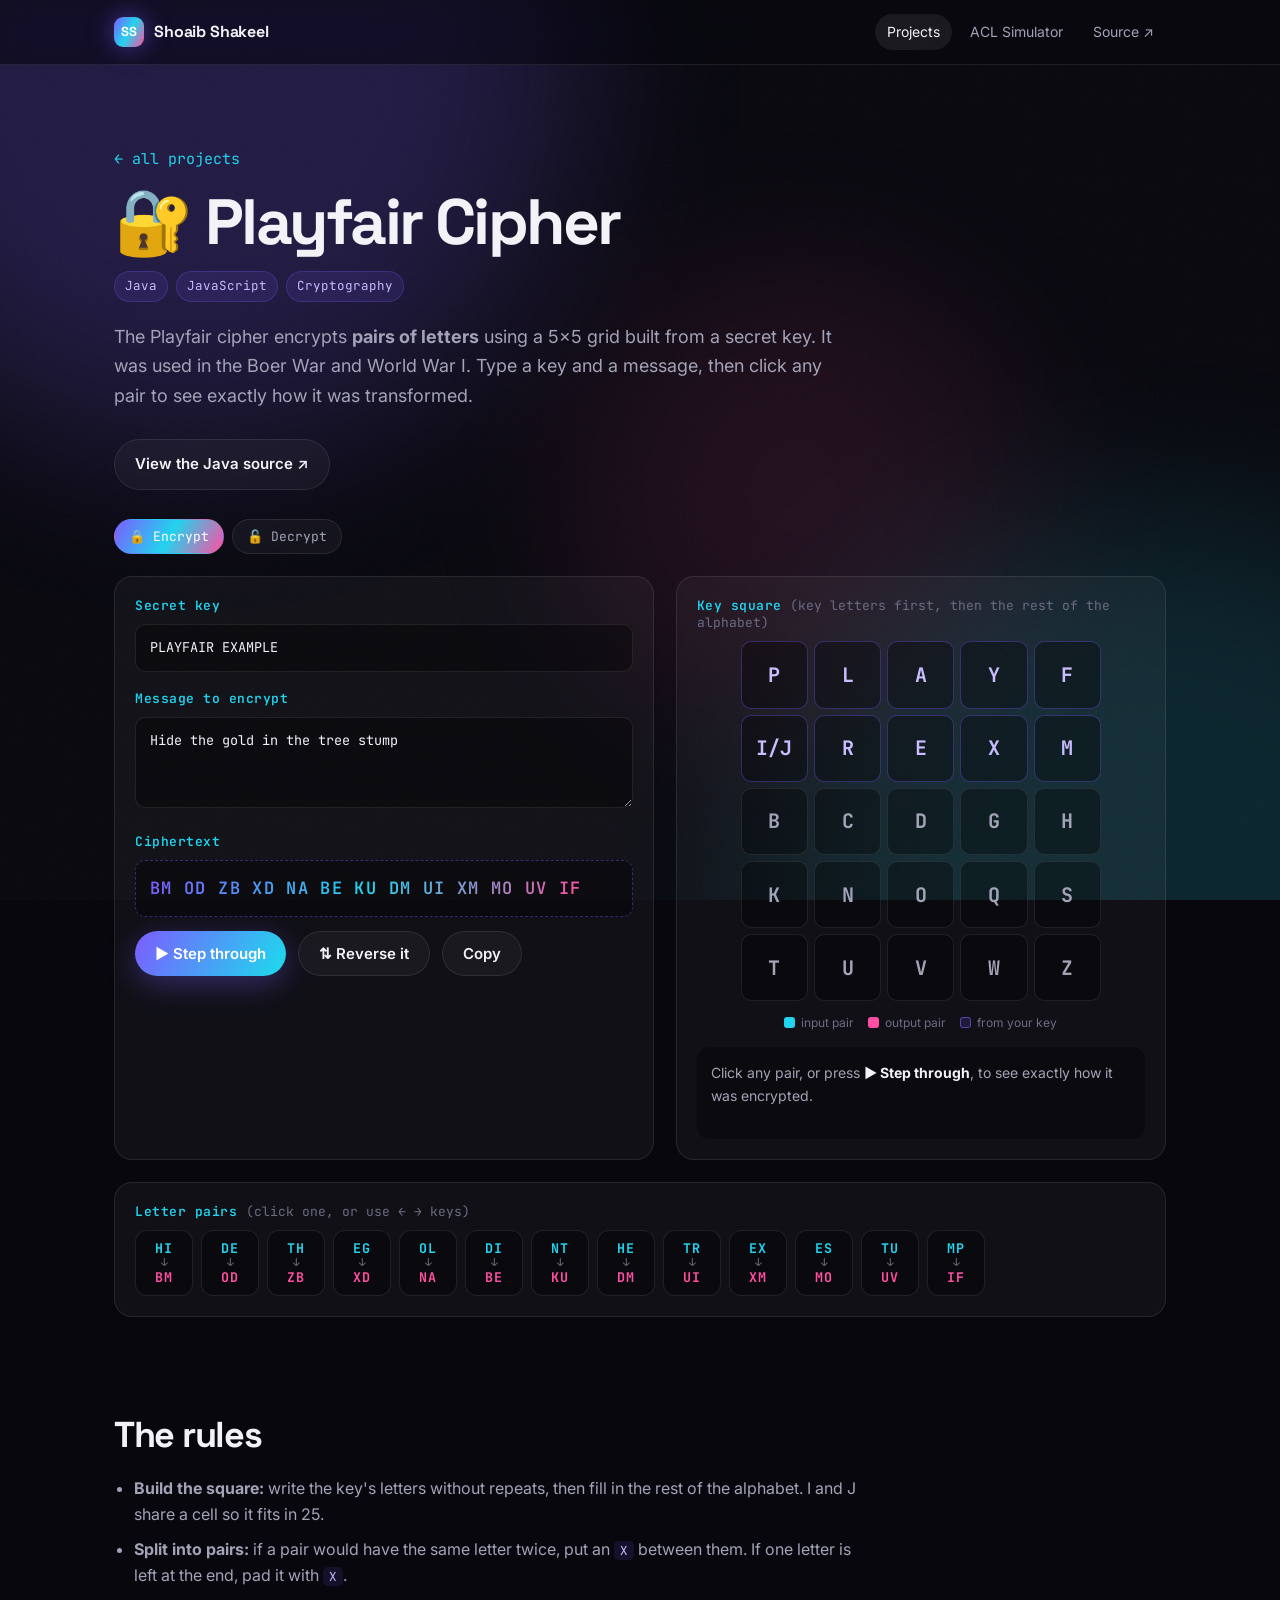
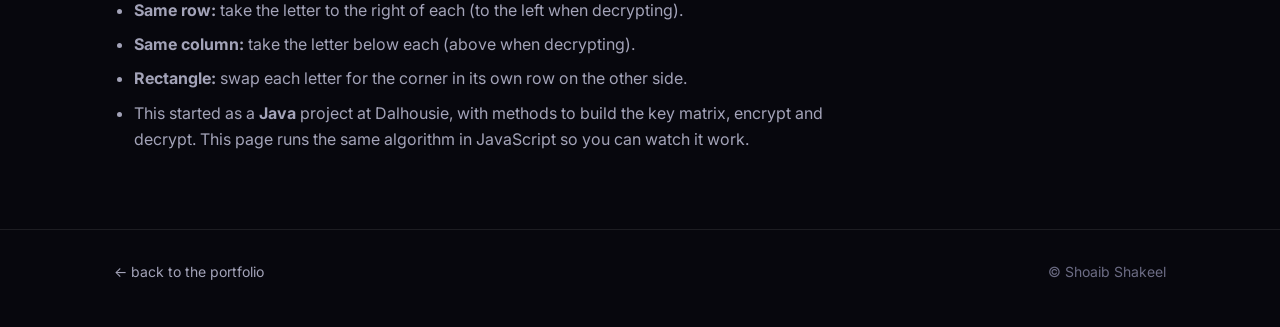
<file: projects/playfair/index.html>
<!DOCTYPE html>
<html lang="en">
<head>
  <meta charset="utf-8">
  <meta name="viewport" content="width=device-width, initial-scale=1">
  <title>Playfair Cipher — Shoaib Shakeel</title>
  <meta name="description" content="Encrypt and decrypt with the Playfair cipher and watch every step on a live 5×5 key square.">
  <meta name="theme-color" content="#07070d">
  <link rel="icon" href="/img/pizza.png">
  <link rel="preconnect" href="https://fonts.googleapis.com">
  <link rel="preconnect" href="https://fonts.gstatic.com" crossorigin>
  <link href="https://fonts.googleapis.com/css2?family=Inter:wght@400;500;600;700&family=JetBrains+Mono:wght@400;500;700&family=Space+Grotesk:wght@500;700&display=swap" rel="stylesheet">
  <link rel="stylesheet" href="/css/style.css">
</head>
<body class="page">
  <div class="aurora" aria-hidden="true"><span></span><span></span><span></span></div>
  <div class="grain" aria-hidden="true"></div>
  <header class="site-header">
    <div class="wrap">
      <a class="brand" href="/"><span class="logo">SS</span>Shoaib Shakeel</a>
      <nav class="nav" aria-label="Main">
        <a href="/#projects" aria-current="page">Projects</a>
        <a href="/projects/acl/index.html">ACL Simulator</a>
        <a href="https://github.com/shoaibsr7/playfair-cipher" target="_blank" rel="noopener">Source ↗</a>
      </nav>
    </div>
  </header>

  <main class="wrap">
    <div class="page-head">
      <a class="back" href="/#projects">← all projects</a>
      <h1>🔐 Playfair Cipher</h1>
      <ul class="tags"><li>Java</li><li>JavaScript</li><li>Cryptography</li></ul>
      <p class="lead">The Playfair cipher encrypts <b>pairs of letters</b> using a 5×5 grid built from a secret key. It was used in the Boer War and World War I. Type a key and a message, then click any pair to see exactly how it was transformed.</p>
      <div class="btns"><a class="btn" href="https://github.com/shoaibsr7/playfair-cipher" target="_blank" rel="noopener">View the Java source ↗</a></div>
    </div>

    <div class="play">
      <div class="presets" role="group" aria-label="Mode">
        <button type="button" data-mode="encrypt" aria-pressed="true">🔒 Encrypt</button>
        <button type="button" data-mode="decrypt" aria-pressed="false">🔓 Decrypt</button>
      </div>

      <div class="pf-grid">
        <div class="panel">
          <label class="panel-h" for="key">Secret key</label>
          <input id="key" class="code-input" value="PLAYFAIR EXAMPLE" autocomplete="off" spellcheck="false">
          <label class="panel-h" id="text-label" for="text" style="margin-top:18px">Message to encrypt</label>
          <textarea id="text" class="code" rows="3" spellcheck="false">Hide the gold in the tree stump</textarea>
          <div class="panel-h" style="margin-top:18px"><span id="out-label">Ciphertext</span></div>
          <div class="output"><code id="output"></code></div>
          <div class="btns" style="margin-top:14px">
            <button class="btn primary" id="step" type="button">▶ Step through</button>
            <button class="btn" id="swap" type="button">⇅ Reverse it</button>
            <button class="btn" id="copy" type="button">Copy</button>
          </div>
        </div>

        <div class="panel square-panel">
          <div class="panel-h">Key square <span class="dimtxt">(key letters first, then the rest of the alphabet)</span></div>
          <div id="square" class="square" aria-label="5 by 5 key square"></div>
          <div class="legend"><span><i class="lg src"></i>input pair</span><span><i class="lg dst"></i>output pair</span><span><i class="lg key"></i>from your key</span></div>
          <p id="explain" class="explain" aria-live="polite"></p>
        </div>
      </div>

      <div class="panel">
        <div class="panel-h">Letter pairs <span class="dimtxt">(click one, or use ← → keys)</span></div>
        <div id="pairs" class="pairs"></div>
      </div>
    </div>

    <section class="prose">
      <h2>The rules</h2>
      <ul>
        <li><b>Build the square:</b> write the key's letters without repeats, then fill in the rest of the alphabet. I and J share a cell so it fits in 25.</li>
        <li><b>Split into pairs:</b> if a pair would have the same letter twice, put an <code>X</code> between them. If one letter is left at the end, pad it with <code>X</code>.</li>
        <li><b>Same row:</b> take the letter to the right of each (to the left when decrypting).</li>
        <li><b>Same column:</b> take the letter below each (above when decrypting).</li>
        <li><b>Rectangle:</b> swap each letter for the corner in its own row on the other side.</li>
        <li>This started as a <b>Java</b> project at Dalhousie, with methods to build the key matrix, encrypt and decrypt. This page runs the same algorithm in JavaScript so you can watch it work.</li>
      </ul>
    </section>
  </main>

  <footer class="site-footer">
    <div class="wrap">
      <a href="/">← back to the portfolio</a>
      <span>© Shoaib Shakeel</span>
    </div>
  </footer>
  <script src="/projects/playfair/playfair.js" defer></script>
</body>
</html>
</file>
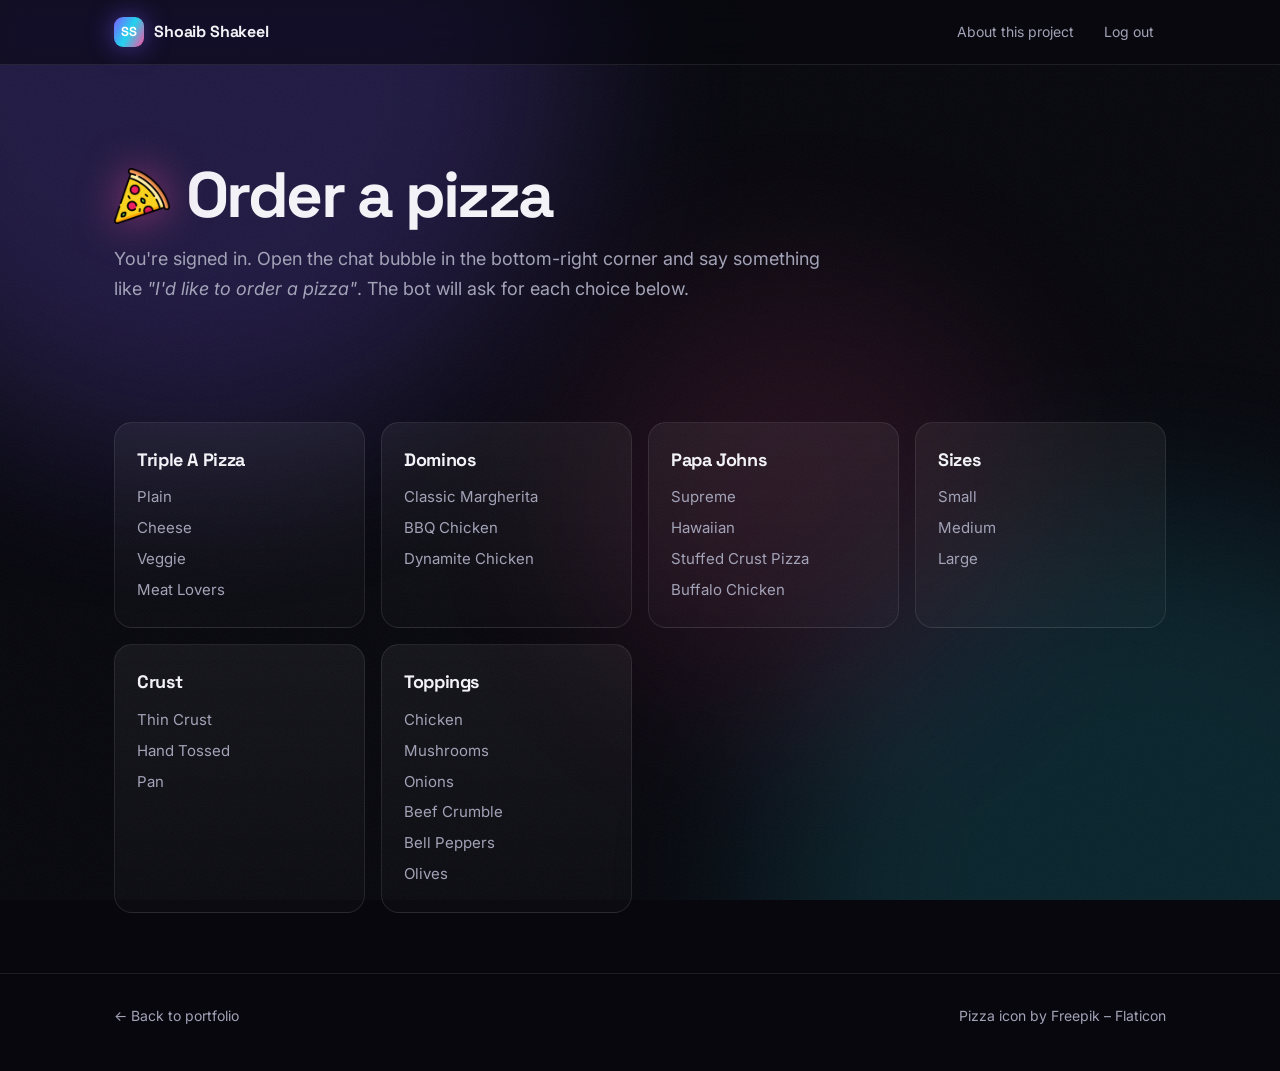
<file: projects/pizza-bot/logged_in.html>
<!DOCTYPE html>
<html lang="en">
<head>
  <meta charset="utf-8">
  <meta name="viewport" content="width=device-width, initial-scale=1">
  <title>Pizza Bot — Order</title>
  <link rel="icon" href="/img/pizza.png">
  <meta name="theme-color" content="#07070d">
  <link rel="preconnect" href="https://fonts.googleapis.com">
  <link rel="preconnect" href="https://fonts.gstatic.com" crossorigin>
  <link href="https://fonts.googleapis.com/css2?family=Inter:wght@400;500;600;700&family=JetBrains+Mono:wght@400;500;700&family=Space+Grotesk:wght@500;700&display=swap" rel="stylesheet">
  <link rel="stylesheet" href="/css/style.css">
  <script>
    // Kommunicate chat widget, connected to the Lex bot
    (function (d, m) {
      var kommunicateSettings = { "appId": "6b1a82fc60d1841ee3b64de600930c15", "popupWidget": true, "automaticChatOpenOnNavigation": true };
      var s = document.createElement("script"); s.type = "text/javascript"; s.async = true;
      s.src = "https://widget.kommunicate.io/v2/kommunicate.app";
      var h = document.getElementsByTagName("head")[0]; h.appendChild(s);
      window.kommunicate = m; m._globals = kommunicateSettings;
    })(document, window.kommunicate || {});
  </script>
</head>
<body class="page">
  <div class="aurora" aria-hidden="true"><span></span><span></span><span></span></div>
  <div class="grain" aria-hidden="true"></div>
  <header class="site-header">
    <div class="wrap">
      <a class="brand" href="/"><span class="logo">SS</span>Shoaib Shakeel</a>
      <nav class="nav" aria-label="Main">
        <a href="/projects/pizza-bot/index.html">About this project</a>
        <a id="logout" href="#">Log out</a>
      </nav>
    </div>
  </header>

  <main class="wrap">
    <div class="page-head">
      <h1><img src="/img/pizza.png" alt="">Order a pizza</h1>
      <p class="lead">You're signed in. Open the chat bubble in the bottom-right corner and say something like <em>"I'd like to order a pizza"</em>. The bot will ask for each choice below.</p>
    </div>

    <section>
      <div class="menu">
        <div class="card"><h3>Triple A Pizza</h3><ul><li>Plain</li><li>Cheese</li><li>Veggie</li><li>Meat Lovers</li></ul></div>
        <div class="card"><h3>Dominos</h3><ul><li>Classic Margherita</li><li>BBQ Chicken</li><li>Dynamite Chicken</li></ul></div>
        <div class="card"><h3>Papa Johns</h3><ul><li>Supreme</li><li>Hawaiian</li><li>Stuffed Crust Pizza</li><li>Buffalo Chicken</li></ul></div>
        <div class="card"><h3>Sizes</h3><ul><li>Small</li><li>Medium</li><li>Large</li></ul></div>
        <div class="card"><h3>Crust</h3><ul><li>Thin Crust</li><li>Hand Tossed</li><li>Pan</li></ul></div>
        <div class="card"><h3>Toppings</h3><ul><li>Chicken</li><li>Mushrooms</li><li>Onions</li><li>Beef Crumble</li><li>Bell Peppers</li><li>Olives</li></ul></div>
      </div>
    </section>
  </main>

  <footer class="site-footer">
    <div class="wrap">
      <a href="/">← Back to portfolio</a>
      <a href="https://www.flaticon.com/free-icons/pizza" title="pizza icons">Pizza icon by Freepik – Flaticon</a>
    </div>
  </footer>
  <script src="/projects/pizza-bot/auth.js"></script>
  <script>document.getElementById('logout').href = PizzaAuth.logoutUrl();</script>
</body>
</html>
</file>
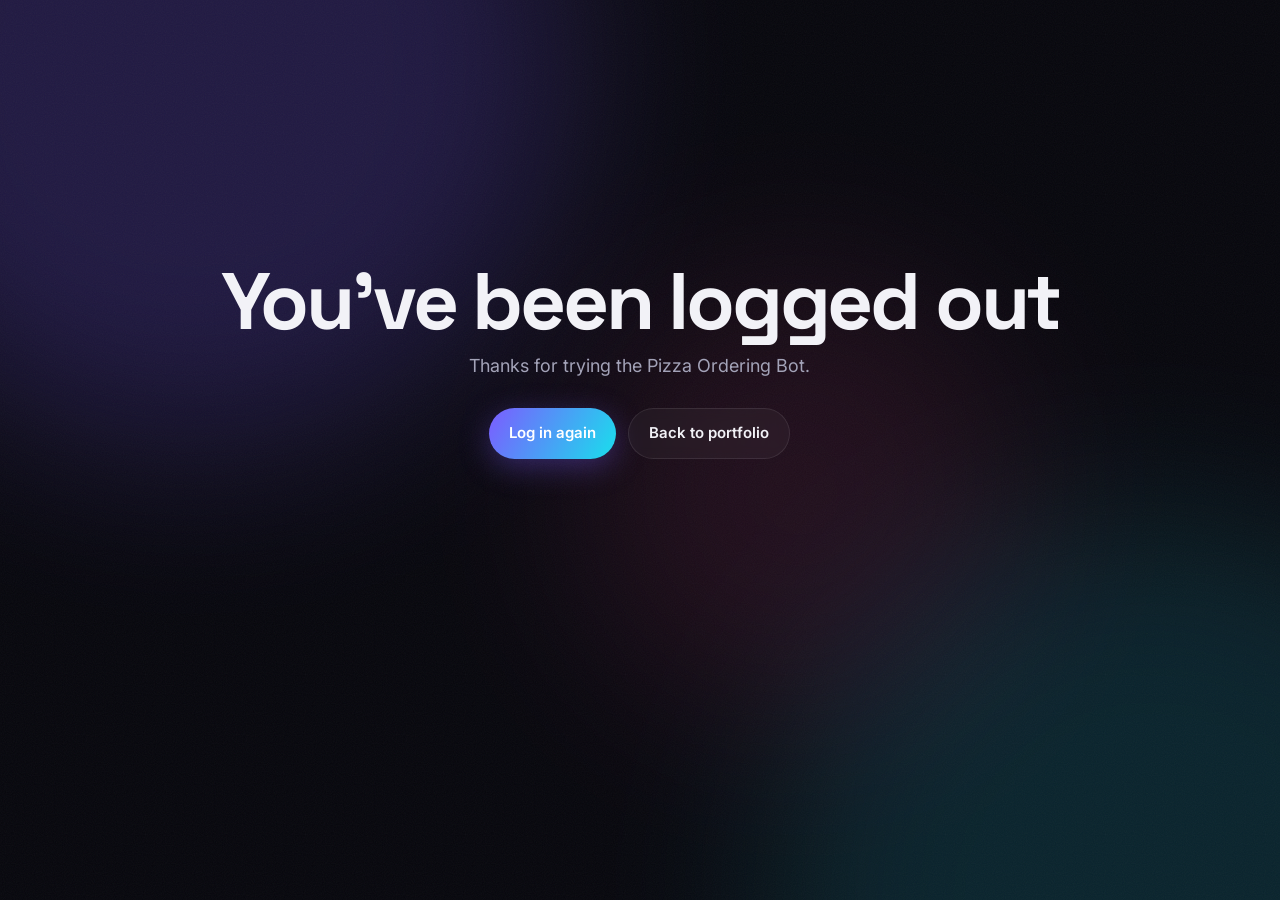
<file: projects/pizza-bot/logged_out.html>
<!DOCTYPE html>
<html lang="en">
<head>
  <meta charset="utf-8">
  <meta name="viewport" content="width=device-width, initial-scale=1">
  <title>Logged out — Pizza Bot</title>
  <link rel="icon" href="/img/pizza.png">
  <meta name="theme-color" content="#07070d">
  <link rel="preconnect" href="https://fonts.googleapis.com">
  <link rel="preconnect" href="https://fonts.gstatic.com" crossorigin>
  <link href="https://fonts.googleapis.com/css2?family=Inter:wght@400;500;600;700&family=JetBrains+Mono:wght@400;500;700&family=Space+Grotesk:wght@500;700&display=swap" rel="stylesheet">
  <link rel="stylesheet" href="/css/style.css">
</head>
<body class="page">
  <div class="aurora" aria-hidden="true"><span></span><span></span><span></span></div>
  <div class="grain" aria-hidden="true"></div>
  <main class="wrap center-page">
    <div>
      <h1>You've been logged out</h1>
      <p>Thanks for trying the Pizza Ordering Bot.</p>
      <div class="btns" style="justify-content:center">
        <a class="btn primary" id="login" href="#">Log in again</a>
        <a class="btn" href="/">Back to portfolio</a>
      </div>
    </div>
  </main>
  <script src="/projects/pizza-bot/auth.js"></script>
  <script>document.getElementById('login').href = PizzaAuth.loginUrl();</script>
</body>
</html>
</file>
<file: css/style.css>
/* ==========================================================================
   Shoaib Shakeel — portfolio
   Dark, glowing, interactive. All motion respects prefers-reduced-motion.
   ========================================================================== */

:root {
  --bg: #07070d;
  --bg-2: #0d0d18;
  --surface: rgba(255, 255, 255, 0.04);
  --surface-2: rgba(255, 255, 255, 0.07);
  --line: rgba(255, 255, 255, 0.09);
  --text: #f2f2f7;
  --muted: #a3a3b8;
  --dim: #6c6c84;
  --a1: #7c5cff;   /* violet */
  --a2: #22d3ee;   /* cyan */
  --a3: #ff4fa3;   /* pink */
  --grad: linear-gradient(120deg, var(--a1), var(--a2) 50%, var(--a3));
  --radius: 18px;
  --max: 1100px;
  --font: "Inter", -apple-system, BlinkMacSystemFont, "Segoe UI", Roboto, sans-serif;
  --display: "Space Grotesk", var(--font);
  --mono: "JetBrains Mono", ui-monospace, SFMono-Regular, Menlo, monospace;
  color-scheme: dark;
}

* { box-sizing: border-box; }
html { scroll-behavior: smooth; scroll-padding-top: 80px; }
body {
  margin: 0;
  background: var(--bg);
  color: var(--text);
  font: 16px/1.65 var(--font);
  -webkit-font-smoothing: antialiased;
  overflow-x: hidden;
}
::selection { background: var(--a1); color: #fff; }
a { color: var(--a2); text-decoration: none; }
a:hover { text-decoration: underline; }
img { max-width: 100%; }
.wrap { max-width: var(--max); margin: 0 auto; padding: 0 24px; }
.sr-only { position: absolute; width: 1px; height: 1px; overflow: hidden; clip: rect(0 0 0 0); white-space: nowrap; }

/* ---------- Ambient background ---------- */
.aurora { position: fixed; inset: 0; z-index: -2; overflow: hidden; pointer-events: none; }
.aurora span {
  position: absolute; width: 60vmax; height: 60vmax; border-radius: 50%;
  filter: blur(90px); opacity: .22; animation: drift 28s ease-in-out infinite alternate;
}
.aurora span:nth-child(1) { background: var(--a1); top: -25vmax; left: -15vmax; }
.aurora span:nth-child(2) { background: var(--a2); bottom: -30vmax; right: -20vmax; animation-delay: -9s; opacity: .14; }
.aurora span:nth-child(3) { background: var(--a3); top: 30%; left: 45%; width: 35vmax; height: 35vmax; animation-delay: -16s; opacity: .10; }
@keyframes drift { to { transform: translate(8vmax, 6vmax) scale(1.15); } }

.grain {
  position: fixed; inset: 0; z-index: -1; pointer-events: none; opacity: .05;
  background-image: url("data:image/svg+xml,%3Csvg xmlns='http://www.w3.org/2000/svg' width='160' height='160'%3E%3Cfilter id='n'%3E%3CfeTurbulence type='fractalNoise' baseFrequency='.9' numOctaves='2'/%3E%3C/filter%3E%3Crect width='100%25' height='100%25' filter='url(%23n)'/%3E%3C/svg%3E");
}

/* Cursor spotlight (desktop only, set by JS) */
.spotlight {
  position: fixed; inset: 0; z-index: -1; pointer-events: none;
  background: radial-gradient(600px circle at var(--mx, -999px) var(--my, -999px), rgba(124, 92, 255, .10), transparent 60%);
}

/* Scroll progress */
.progress { position: fixed; top: 0; left: 0; height: 3px; width: 100%; z-index: 50; background: var(--grad); transform-origin: 0 50%; transform: scaleX(var(--p, 0)); }

/* ---------- Header ---------- */
.site-header {
  position: sticky; top: 0; z-index: 40;
  background: rgba(7, 7, 13, .6);
  backdrop-filter: blur(14px) saturate(140%);
  -webkit-backdrop-filter: blur(14px) saturate(140%);
  border-bottom: 1px solid var(--line);
}
.site-header .wrap { display: flex; align-items: center; justify-content: space-between; height: 64px; gap: 16px; }
.brand { font-family: var(--display); font-weight: 700; color: var(--text); letter-spacing: -.01em; display: flex; align-items: center; gap: 10px; }
.brand:hover { text-decoration: none; }
.brand .logo { width: 30px; height: 30px; border-radius: 9px; background: var(--grad); display: grid; place-items: center; font-size: 13px; color: #fff; font-weight: 800; box-shadow: 0 0 24px rgba(124, 92, 255, .5); }
.nav { display: flex; gap: 6px; align-items: center; }
.nav a { color: var(--muted); font-size: 14px; padding: 6px 12px; border-radius: 999px; transition: color .2s, background .2s; }
.nav a:hover, .nav a.active, .nav a[aria-current="page"] { color: var(--text); background: var(--surface-2); text-decoration: none; }
.kbd-hint { font-family: var(--mono); font-size: 12px; color: var(--muted); border: 1px solid var(--line); background: var(--surface); border-radius: 8px; padding: 5px 9px; cursor: pointer; white-space: nowrap; }
.kbd-hint:hover { color: var(--text); border-color: var(--a1); }

/* ---------- Hero ---------- */
.hero { position: relative; min-height: calc(100vh - 64px); min-height: calc(100svh - 64px); display: grid; align-items: center; padding: 60px 0 90px; }
#field { position: absolute; inset: 0; width: 100%; height: 100%; z-index: 0; }
.hero .wrap { position: relative; z-index: 1; pointer-events: none; }
.hero .wrap a, .hero .wrap button { pointer-events: auto; }
.status { display: inline-flex; align-items: center; gap: 10px; font-size: 13px; color: var(--muted); border: 1px solid var(--line); background: var(--surface); border-radius: 999px; padding: 6px 14px 6px 10px; margin-bottom: 28px; backdrop-filter: blur(6px); }
.status .dot { width: 8px; height: 8px; border-radius: 50%; background: #34d399; box-shadow: 0 0 0 0 rgba(52, 211, 153, .7); animation: pulse 2s infinite; }
@keyframes pulse { 70% { box-shadow: 0 0 0 10px rgba(52, 211, 153, 0); } 100% { box-shadow: 0 0 0 0 rgba(52, 211, 153, 0); } }
.hero h1 { font-family: var(--display); font-size: clamp(44px, 8.5vw, 104px); line-height: .98; letter-spacing: -.045em; margin: 0 0 24px; font-weight: 700; }
.grad-text { background: var(--grad); background-size: 200% auto; -webkit-background-clip: text; background-clip: text; color: transparent; animation: shine 6s linear infinite; }
@keyframes shine { to { background-position: 200% center; } }
.hero .role { font-family: var(--mono); font-size: clamp(17px, 2.4vw, 22px); color: var(--muted); margin: 0 0 18px; min-height: 1.6em; }
.hero .role .typed { color: var(--text); }
.caret { display: inline-block; width: .55em; height: 1.1em; vertical-align: -.18em; background: var(--a2); margin-left: 3px; animation: blink 1s steps(1) infinite; }
@keyframes blink { 50% { opacity: 0; } }
.hero p.intro { font-size: 19px; color: var(--muted); max-width: 640px; margin: 0 0 34px; }
.hero-hint { position: absolute; bottom: 26px; left: 50%; transform: translateX(-50%); z-index: 1; font-size: 12px; color: var(--dim); font-family: var(--mono); display: flex; flex-direction: column; align-items: center; gap: 8px; }
.mouse { width: 22px; height: 34px; border: 2px solid var(--dim); border-radius: 12px; position: relative; }
.mouse::after { content: ""; position: absolute; left: 50%; top: 6px; width: 4px; height: 7px; margin-left: -2px; background: var(--a2); border-radius: 2px; animation: wheel 1.6s infinite; }
@keyframes wheel { to { transform: translateY(10px); opacity: 0; } }

/* ---------- Buttons ---------- */
.btns { display: flex; gap: 12px; flex-wrap: wrap; }
.btn {
  position: relative; display: inline-flex; align-items: center; gap: 8px;
  padding: 12px 20px; border-radius: 999px; font-weight: 600; font-size: 15px;
  border: 1px solid var(--line); color: var(--text); background: var(--surface);
  backdrop-filter: blur(6px); cursor: pointer; font-family: inherit;
  transition: border-color .2s, background .2s, box-shadow .2s;
  will-change: transform;
}
.btn:hover { text-decoration: none; border-color: rgba(255, 255, 255, .25); background: var(--surface-2); }
.btn.primary { border: 0; background: var(--grad); background-size: 200% auto; color: #fff; box-shadow: 0 8px 30px rgba(124, 92, 255, .35); }
.btn.primary:hover { background-position: 100% center; box-shadow: 0 10px 40px rgba(34, 211, 238, .35); }
.btn svg { width: 18px; height: 18px; }

/* ---------- Sections ---------- */
section { padding: 110px 0; position: relative; }
.section-head { margin-bottom: 44px; }
.kicker { font-family: var(--mono); font-size: 13px; color: var(--a2); letter-spacing: .08em; margin: 0 0 10px; }
.kicker::before { content: "// "; color: var(--dim); }
section h2 { font-family: var(--display); font-size: clamp(32px, 5vw, 54px); letter-spacing: -.035em; line-height: 1.05; margin: 0; }
.lead { color: var(--muted); font-size: 18px; max-width: 720px; }

/* Reveal on scroll (class added by JS so content shows without JS) */
.js .reveal { opacity: 0; transform: translateY(28px); transition: opacity .8s cubic-bezier(.2, .7, .2, 1), transform .8s cubic-bezier(.2, .7, .2, 1); transition-delay: var(--d, 0s); }
.js .reveal.in { opacity: 1; transform: none; }

/* ---------- About ---------- */
.about-grid { display: grid; grid-template-columns: 1.3fr 1fr; gap: 48px; align-items: start; }
.about-grid p { color: var(--muted); font-size: 18px; margin: 0 0 18px; }
.about-grid p b { color: var(--text); font-weight: 600; }
.stats { display: grid; grid-template-columns: 1fr 1fr; gap: 14px; }
.stat { background: var(--surface); border: 1px solid var(--line); border-radius: var(--radius); padding: 20px; position: relative; overflow: hidden; }
.stat::before { content: ""; position: absolute; inset: 0; background: var(--grad); opacity: 0; transition: opacity .3s; z-index: -1; }
.stat .num { font-family: var(--display); font-size: 38px; font-weight: 700; letter-spacing: -.03em; line-height: 1; }
.stat .num .grad-text { animation: none; }
.stat .label { color: var(--muted); font-size: 13px; margin-top: 8px; }

/* ---------- Experience timeline ---------- */
.timeline { list-style: none; margin: 0; padding: 0 0 0 34px; position: relative; }
.timeline::before { content: ""; position: absolute; left: 7px; top: 8px; bottom: 8px; width: 2px; background: var(--line); }
.timeline::after { content: ""; position: absolute; left: 7px; top: 8px; width: 2px; height: var(--fill, 0%); max-height: calc(100% - 16px); background: var(--grad); box-shadow: 0 0 14px var(--a1); transition: height .1s linear; }
.timeline > li { position: relative; padding: 0 0 38px; }
.timeline > li::before { content: ""; position: absolute; left: -34px; top: 6px; width: 16px; height: 16px; border-radius: 50%; background: var(--bg); border: 2px solid var(--dim); z-index: 1; transition: border-color .4s, box-shadow .4s, background .4s; }
.timeline > li.lit::before { border-color: var(--a2); background: var(--a2); box-shadow: 0 0 0 5px rgba(34, 211, 238, .15), 0 0 20px var(--a2); }
.job { background: var(--surface); border: 1px solid var(--line); border-radius: var(--radius); padding: 22px 24px; transition: border-color .3s, transform .3s, opacity .3s; }
.job:hover { border-color: rgba(124, 92, 255, .5); }
.job .when { font-family: var(--mono); font-size: 13px; color: var(--a2); }
.job h3 { margin: 6px 0 2px; font-size: 19px; line-height: 1.35; font-family: var(--display); letter-spacing: -.01em; }
.job .org { color: var(--muted); font-size: 15px; }
.job p { color: var(--muted); margin: 10px 0 0; font-size: 15px; }
.job .chips { margin-top: 12px; }
.job.dim { opacity: .3; }
.job.match { border-color: var(--a2); box-shadow: 0 0 0 1px var(--a2), 0 0 30px rgba(34, 211, 238, .15); }

/* ---------- Chips / tags ---------- */
.tags, .chips { display: flex; flex-wrap: wrap; gap: 8px; margin: 0; padding: 0; list-style: none; }
.tags li, .chips li, .chip {
  font-size: 12.5px; font-family: var(--mono); padding: 4px 10px; border-radius: 999px;
  background: rgba(124, 92, 255, .12); color: #c9bcff; border: 1px solid rgba(124, 92, 255, .25);
}
.filter { display: flex; flex-wrap: wrap; gap: 8px; margin: 0 0 28px; }
.filter button { font: 13px var(--mono); color: var(--muted); background: var(--surface); border: 1px solid var(--line); border-radius: 999px; padding: 7px 14px; cursor: pointer; transition: all .2s; }
.filter button:hover { color: var(--text); border-color: rgba(255, 255, 255, .25); }
.filter button[aria-pressed="true"] { color: #fff; background: var(--grad); border-color: transparent; }

/* ---------- Project cards ---------- */
.grid { display: grid; grid-template-columns: repeat(auto-fill, minmax(300px, 1fr)); gap: 22px; perspective: 1200px; }
.card {
  position: relative; display: flex; flex-direction: column;
  background: linear-gradient(180deg, rgba(255, 255, 255, .055), rgba(255, 255, 255, .02));
  border: 1px solid var(--line); border-radius: var(--radius); padding: 26px;
  color: var(--text); overflow: hidden; transform-style: preserve-3d;
  transition: border-color .3s, box-shadow .3s, opacity .4s, transform .4s;
}
.card::after { /* glare, positioned by JS */
  content: ""; position: absolute; inset: 0; pointer-events: none; opacity: 0; transition: opacity .3s;
  background: radial-gradient(400px circle at var(--gx, 50%) var(--gy, 50%), rgba(255, 255, 255, .12), transparent 45%);
}
.card:hover::after { opacity: 1; }
a.card:hover, .card.linked:hover { text-decoration: none; border-color: rgba(124, 92, 255, .55); box-shadow: 0 20px 60px -20px rgba(124, 92, 255, .45); }
.card.hidden-by-filter { display: none; }
.card-top { display: flex; justify-content: space-between; align-items: flex-start; margin-bottom: 18px; }
.card-icon { width: 52px; height: 52px; border-radius: 14px; background: rgba(124, 92, 255, .14); border: 1px solid rgba(124, 92, 255, .3); display: grid; place-items: center; font-size: 26px; transform: translateZ(30px); }
.card-icon img { width: 32px; height: 32px; }
.card .badge { font: 11px var(--mono); color: var(--muted); border: 1px solid var(--line); border-radius: 999px; padding: 3px 9px; }
.card h3 { margin: 0 0 8px; font-size: 21px; font-family: var(--display); letter-spacing: -.02em; transform: translateZ(20px); }
.card p { margin: 0 0 18px; color: var(--muted); font-size: 15px; }
.card .tags { margin-bottom: 20px; }
.card-links { margin-top: auto; display: flex; gap: 16px; flex-wrap: wrap; }
.card-links a, .card .more { font-weight: 600; font-size: 14px; color: var(--a2); position: relative; z-index: 2; }
.card .stretched::before { content: ""; position: absolute; inset: 0; z-index: 1; }
.card .nolink { font-size: 13px; color: var(--dim); font-family: var(--mono); }
.more-github { margin-top: 30px; text-align: center; }

/* ---------- Skills ---------- */
.skills { display: grid; grid-template-columns: repeat(auto-fit, minmax(240px, 1fr)); gap: 22px; }
.skill-group { background: var(--surface); border: 1px solid var(--line); border-radius: var(--radius); padding: 22px; }
.skill-group h3 { font: 600 13px var(--mono); color: var(--a2); margin: 0 0 14px; letter-spacing: .05em; text-transform: uppercase; }
.skill-group .chips li { cursor: pointer; transition: all .2s; }
.skill-group .chips li:hover, .skill-group .chips li:focus-visible, .skill-group .chips li.on { background: var(--grad); color: #fff; border-color: transparent; transform: translateY(-2px); outline: none; }
.skill-tip { margin-top: 18px; color: var(--dim); font-size: 14px; font-family: var(--mono); min-height: 1.5em; }
.skill-tip b { color: var(--a2); font-weight: 500; }

/* ---------- Terminal ---------- */
.terminal { background: rgba(8, 8, 16, .85); border: 1px solid var(--line); border-radius: var(--radius); overflow: hidden; box-shadow: 0 30px 80px -30px rgba(0, 0, 0, .8), 0 0 0 1px rgba(124, 92, 255, .08); font-family: var(--mono); font-size: 14px; }
.term-bar { display: flex; align-items: center; gap: 8px; padding: 12px 16px; border-bottom: 1px solid var(--line); background: rgba(255, 255, 255, .03); }
.term-bar i { width: 12px; height: 12px; border-radius: 50%; display: inline-block; }
.term-bar i:nth-child(1) { background: #ff5f57; } .term-bar i:nth-child(2) { background: #febc2e; } .term-bar i:nth-child(3) { background: #28c840; }
.term-bar span { margin-left: 10px; color: var(--dim); font-size: 12px; }
.term-body { padding: 18px; height: 340px; overflow-y: auto; cursor: text; }
.term-body .line { white-space: pre-wrap; word-break: break-word; margin: 0 0 4px; color: var(--muted); }
.term-body .cmd { color: var(--text); }
.term-body .ok { color: #34d399; } .term-body .acc { color: var(--a2); } .term-body .pink { color: var(--a3); } .term-body .vio { color: #a78bfa; }
.term-input { display: flex; gap: 8px; align-items: center; }
.term-input .ps1 { color: #34d399; white-space: nowrap; }
.term-input input { flex: 1; min-width: 0; background: transparent; border: 0; outline: 0; color: var(--text); font: inherit; caret-color: var(--a2); }
.term-suggest { display: flex; flex-wrap: wrap; gap: 8px; margin-top: 14px; }
.term-suggest button { font: 12px var(--mono); color: var(--muted); background: var(--surface); border: 1px solid var(--line); border-radius: 8px; padding: 5px 10px; cursor: pointer; }
.term-suggest button:hover { color: var(--text); border-color: var(--a1); }

/* ---------- Contact ---------- */
.contact-card { text-align: center; padding: 70px 24px; border-radius: 28px; border: 1px solid var(--line); background: radial-gradient(120% 120% at 50% 0%, rgba(124, 92, 255, .18), transparent 60%), var(--surface); position: relative; overflow: hidden; }
.contact-card h2 { font-size: clamp(36px, 6vw, 72px); margin-bottom: 16px; }
.contact-card .lead { margin: 0 auto 32px; }
.contact-card .btns { justify-content: center; }

/* ---------- Command palette ---------- */
.palette { position: fixed; inset: 0; z-index: 100; display: none; align-items: flex-start; justify-content: center; padding-top: 14vh; background: rgba(3, 3, 8, .6); backdrop-filter: blur(6px); }
.palette.open { display: flex; animation: fade .15s ease-out; }
@keyframes fade { from { opacity: 0; } }
.palette-box { width: min(620px, calc(100vw - 32px)); background: #11111d; border: 1px solid rgba(255, 255, 255, .12); border-radius: 16px; box-shadow: 0 40px 100px rgba(0, 0, 0, .7); overflow: hidden; animation: pop .18s cubic-bezier(.2, .8, .3, 1.2); }
@keyframes pop { from { transform: scale(.96) translateY(-8px); } }
.palette input { width: 100%; padding: 18px 20px; font: 17px var(--font); color: var(--text); background: transparent; border: 0; border-bottom: 1px solid var(--line); outline: 0; }
.palette ul { list-style: none; margin: 0; padding: 8px; max-height: 50vh; overflow-y: auto; }
.palette li { display: flex; align-items: center; gap: 12px; padding: 11px 12px; border-radius: 10px; cursor: pointer; color: var(--muted); }
.palette li .ico { width: 28px; text-align: center; }
.palette li .hint { margin-left: auto; font: 11px var(--mono); color: var(--dim); }
.palette li[aria-selected="true"] { background: rgba(124, 92, 255, .18); color: var(--text); }
.palette .empty { padding: 18px; color: var(--dim); text-align: center; }

/* ---------- Toast ---------- */
.toast { position: fixed; left: 50%; bottom: 28px; transform: translate(-50%, 140%); z-index: 120; background: #15152a; border: 1px solid rgba(124, 92, 255, .4); color: var(--text); padding: 12px 18px; border-radius: 12px; font-size: 14px; transition: transform .35s cubic-bezier(.2, .8, .3, 1.2); box-shadow: 0 20px 50px rgba(0, 0, 0, .5); max-width: calc(100vw - 32px); }
.toast.show { transform: translate(-50%, 0); }

/* Pizza rain canvas (easter egg) */
#confetti { position: fixed; inset: 0; z-index: 90; pointer-events: none; }

/* ---------- Project detail pages ---------- */
.page-head { padding: 80px 0 30px; }
.page-head .back { font-size: 15px; font-family: var(--mono); }
.page-head h1 { font-family: var(--display); font-size: clamp(38px, 6vw, 64px); letter-spacing: -.04em; line-height: 1.02; margin: 18px 0 16px; display: flex; align-items: center; gap: 16px; }
.page-head h1 img { width: 56px; height: 56px; filter: drop-shadow(0 0 20px rgba(255, 79, 163, .5)); }
.page-head .tags { margin-bottom: 20px; }
.page-head .lead { margin: 0 0 28px; }
.prose { max-width: 760px; }
.prose h2 { font-size: clamp(26px, 3.5vw, 36px); margin: 0 0 20px; }
.prose ul { padding-left: 20px; color: var(--muted); }
.prose li { margin-bottom: 8px; }
.page section { padding: 60px 0; }

.flow { display: grid; grid-template-columns: repeat(auto-fit, minmax(170px, 1fr)); gap: 14px; counter-reset: step; margin: 0; padding: 0; list-style: none; }
.flow li { background: var(--surface); border: 1px solid var(--line); border-radius: 14px; padding: 18px; font-size: 14px; color: var(--muted); position: relative; }
.flow li::before { counter-increment: step; content: "0" counter(step); display: block; font: 700 13px var(--mono); margin-bottom: 10px; background: var(--grad); -webkit-background-clip: text; background-clip: text; color: transparent; }
.flow li b { display: block; color: var(--text); font-size: 16px; margin-bottom: 4px; font-family: var(--display); }

.menu { display: grid; grid-template-columns: repeat(auto-fit, minmax(210px, 1fr)); gap: 16px; }
.menu .card { padding: 22px; }
.menu .card h3 { font-size: 18px; }
.menu .card ul { list-style: none; padding: 0; margin: 0; color: var(--muted); font-size: 15px; }
.menu .card li { padding: 3px 0; }
.menu .card li b { color: var(--text); font-weight: 600; }

.center-page { min-height: 80vh; display: grid; place-items: center; text-align: center; }
.center-page h1 { font-family: var(--display); font-size: clamp(40px, 7vw, 80px); letter-spacing: -.04em; margin: 0 0 10px; line-height: 1; }
.center-page p { color: var(--muted); margin: 0 0 28px; font-size: 18px; }
.center-page .btns { justify-content: center; }
.big-404 { font: 700 clamp(100px, 22vw, 220px)/1 var(--display); letter-spacing: -.06em; margin: 0; }

/* ---------- Footer ---------- */
.site-footer { border-top: 1px solid var(--line); padding: 30px 0 44px; color: var(--dim); font-size: 14px; }
.site-footer .wrap { display: flex; justify-content: space-between; flex-wrap: wrap; gap: 12px; }
.site-footer a { color: var(--muted); }
.site-footer kbd { font-family: var(--mono); font-size: 12px; border: 1px solid var(--line); border-radius: 5px; padding: 1px 6px; color: var(--muted); }

/* ---------- Responsive ---------- */
@media (max-width: 860px) {
  .about-grid { grid-template-columns: 1fr; gap: 32px; }
  section { padding: 80px 0; }
}
@media (max-width: 720px) {
  .site-header .wrap { flex-wrap: wrap; height: auto; padding-top: 10px; padding-bottom: 8px; gap: 6px; }
  .nav { order: 3; width: 100%; overflow-x: auto; scrollbar-width: none; margin: 0 -12px; padding: 0 12px; }
  .nav::-webkit-scrollbar { display: none; }
  .nav a { white-space: nowrap; font-size: 13.5px; padding: 6px 10px; }
  html { scroll-padding-top: 110px; }
  .hero { min-height: auto; padding: 70px 0 100px; }
  .hero p.intro { font-size: 17px; }
  .wrap { padding: 0 16px; }
  .term-body { height: 300px; font-size: 13px; }
  .grid { grid-template-columns: 1fr; }
  .stats { grid-template-columns: 1fr 1fr; }
  .stat .num { font-size: 30px; }
}
@media (hover: none) { .spotlight { display: none; } }

/* ---------- Reduced motion ---------- */
@media (prefers-reduced-motion: reduce) {
  *, *::before, *::after { animation-duration: .001ms !important; animation-iteration-count: 1 !important; transition-duration: .001ms !important; scroll-behavior: auto !important; }
  .js .reveal { opacity: 1; transform: none; }
}

/* ==========================================================================
   Playgrounds (ACL simulator, Playfair cipher)
   ========================================================================== */
.play { display: grid; gap: 22px; margin-bottom: 40px; }
.panel { background: var(--surface); border: 1px solid var(--line); border-radius: var(--radius); padding: 20px; min-width: 0; }
.panel-h { display: block; font: 600 13px var(--mono); color: var(--a2); letter-spacing: .04em; margin-bottom: 10px; }
.panel-h .dimtxt { font-weight: 400; letter-spacing: 0; }
.dimtxt { color: var(--dim); font-size: 13px; }
.ok-text { color: #34d399; font-weight: 600; } .deny-text { color: #ff6b8b; font-weight: 600; }
.play-grid { display: grid; grid-template-columns: 1fr 1fr; gap: 22px; }
.presets { display: flex; flex-wrap: wrap; gap: 8px; align-items: center; }
.presets button { font: 13px var(--mono); color: var(--muted); background: var(--surface); border: 1px solid var(--line); border-radius: 999px; padding: 8px 14px; cursor: pointer; }
.presets button:hover { color: var(--text); }
.presets button[aria-pressed="true"] { color: #fff; background: var(--grad); border-color: transparent; }
textarea.code, .code-input, .pkt-form input, .pkt-form select, .run-bar select {
  width: 100%; background: rgba(0, 0, 0, .35); color: var(--text); border: 1px solid var(--line); border-radius: 10px;
  font: 13.5px/1.6 var(--mono); padding: 12px 14px; resize: vertical; outline: none; transition: border-color .2s, box-shadow .2s;
}
textarea.code:focus, .code-input:focus, .pkt-form input:focus, .pkt-form select:focus, .run-bar select:focus { border-color: var(--a1); box-shadow: 0 0 0 3px rgba(124, 92, 255, .2); }
.help { color: var(--dim); font-size: 13px; margin: 10px 0 0; line-height: 1.7; }
.help code, .prose code, .lead code, .why code { font: 12.5px var(--mono); color: #c9bcff; background: rgba(124, 92, 255, .12); padding: 1px 6px; border-radius: 5px; }
.pkt-form { display: grid; grid-template-columns: 1.3fr 1.3fr .9fr .8fr auto; gap: 8px; margin-top: 14px; }
.pkt-form input, .pkt-form select { padding: 9px 10px; }
.pkt-form .btn { padding: 9px 14px; }
.run-bar { display: flex; flex-wrap: wrap; gap: 12px; align-items: center; }
.run-bar select { width: auto; padding: 10px 12px; }
.errors { margin: 0; padding: 12px 16px 12px 32px; border-radius: 12px; background: rgba(255, 79, 139, .1); border: 1px solid rgba(255, 79, 139, .35); color: #ffb3c6; font: 13px var(--mono); }

.results, .rule-view { list-style: none; margin: 0; padding: 0; display: grid; gap: 8px; }
.pkt { display: grid; grid-template-columns: 92px 1fr; gap: 2px 12px; padding: 10px 12px; border-radius: 10px; border: 1px solid var(--line); background: rgba(0, 0, 0, .25); font: 13px var(--mono); transition: border-color .2s, background .2s; }
.pkt .verdict { font-weight: 700; grid-row: span 2; align-self: center; }
.pkt.permit .verdict { color: #34d399; } .pkt.deny .verdict { color: #ff6b8b; }
.pkt.permit { border-left: 3px solid #34d399; } .pkt.deny { border-left: 3px solid #ff6b8b; }
.pkt .pdesc { color: var(--text); word-break: break-all; }
.pkt .why { color: var(--dim); font-size: 12px; font-family: var(--font); }
.pkt.hl, .rule-view li.hl { background: rgba(124, 92, 255, .16); border-color: var(--a1); }
.results.animate .pkt { animation: fly .55s cubic-bezier(.2, .8, .3, 1.1) both; animation-delay: calc(var(--i) * 90ms); }
@keyframes fly { from { opacity: 0; transform: translateX(-30px) scale(.97); } }
.rule-view li { display: grid; grid-template-columns: 26px 1fr auto; gap: 10px; align-items: center; padding: 9px 12px; border: 1px solid var(--line); border-radius: 10px; background: rgba(0, 0, 0, .25); font-size: 12.5px; transition: all .2s; }
.rule-view li code { font: 12.5px var(--mono); color: var(--text); word-break: break-word; }
.rule-view .n { font: 700 12px var(--mono); color: var(--dim); text-align: center; }
.rule-view .hits { font: 11px var(--mono); color: var(--muted); white-space: nowrap; }
.rule-view li.permit { border-left: 3px solid #34d399; } .rule-view li.deny { border-left: 3px solid #ff6b8b; }
.rule-view li.implicit code { color: var(--dim); font-style: italic; }
.empty { color: var(--dim); font-size: 14px; }

/* Playfair */
.pf-grid { display: grid; grid-template-columns: 1.1fr 1fr; gap: 22px; }
.code-input { resize: none; }
.output { background: rgba(0, 0, 0, .35); border: 1px dashed rgba(124, 92, 255, .4); border-radius: 10px; padding: 14px; min-height: 52px; }
.output code { font: 600 17px/1.6 var(--mono); letter-spacing: .08em; background: var(--grad); -webkit-background-clip: text; background-clip: text; color: transparent; word-break: break-word; }
.square { display: grid; grid-template-columns: repeat(5, 1fr); gap: 6px; max-width: 360px; margin: 4px auto 12px; }
.cell { aspect-ratio: 1; display: grid; place-items: center; border-radius: 10px; background: rgba(0, 0, 0, .35); border: 1px solid var(--line); font: 700 clamp(14px, 3.2vw, 20px) var(--mono); color: var(--muted); transition: all .3s cubic-bezier(.2, .8, .3, 1.2); }
.cell.key { color: #c9bcff; border-color: rgba(124, 92, 255, .35); }
.cell.lane { background: rgba(124, 92, 255, .12); }
.cell.src { background: rgba(34, 211, 238, .2); border-color: var(--a2); color: #fff; box-shadow: 0 0 18px rgba(34, 211, 238, .4); transform: scale(1.06); }
.cell.dst { background: rgba(255, 79, 163, .22); border-color: var(--a3); color: #fff; box-shadow: 0 0 18px rgba(255, 79, 163, .45); transform: scale(1.06); }
.cell.src.dst { background: linear-gradient(135deg, rgba(34, 211, 238, .3), rgba(255, 79, 163, .3)); }
.legend { display: flex; justify-content: center; flex-wrap: wrap; gap: 14px; font-size: 12px; color: var(--dim); }
.legend .lg { display: inline-block; width: 11px; height: 11px; border-radius: 3px; margin-right: 6px; vertical-align: -1px; }
.lg.src { background: var(--a2); } .lg.dst { background: var(--a3); } .lg.key { border: 1px solid rgba(124, 92, 255, .6); background: rgba(124, 92, 255, .15); }
.explain { margin: 14px 0 0; padding: 14px; border-radius: 12px; background: rgba(0, 0, 0, .3); color: var(--muted); font-size: 14px; min-height: 92px; }
.explain b { color: var(--text); }
.rule-tag { display: inline-block; font: 600 11px var(--mono); text-transform: uppercase; letter-spacing: .06em; padding: 2px 8px; border-radius: 999px; background: var(--grad); color: #fff; margin-right: 6px; }
.mono { font-family: var(--mono); }
.pairs { display: flex; flex-wrap: wrap; gap: 8px; }
.pair { position: relative; display: grid; justify-items: center; gap: 0; min-width: 58px; padding: 8px 10px 9px; border-radius: 12px; border: 1px solid var(--line); background: rgba(0, 0, 0, .3); color: var(--text); cursor: pointer; font-family: var(--mono); transition: all .2s; }
.pair:hover { border-color: rgba(255, 255, 255, .25); transform: translateY(-2px); }
.pair.active { border-color: var(--a1); background: rgba(124, 92, 255, .18); box-shadow: 0 0 20px rgba(124, 92, 255, .3); }
.pair .in { font-weight: 700; color: var(--a2); letter-spacing: .1em; }
.pair .arrow { color: var(--dim); font-size: 11px; line-height: 1; }
.pair .out { font-weight: 700; color: var(--a3); letter-spacing: .1em; }
.pair .padnote { position: absolute; bottom: -7px; left: 50%; transform: translateX(-50%); white-space: nowrap; font: 9px var(--font); color: #fff; background: #3b2a7a; border-radius: 4px; padding: 0 5px; opacity: 0; pointer-events: none; transition: opacity .2s; }
.pair:hover .padnote, .pair.active .padnote { opacity: 1; }

@media (max-width: 860px) {
  .play-grid, .pf-grid { grid-template-columns: 1fr; }
  .pkt-form { grid-template-columns: 1fr 1fr; }
  .pkt-form .btn { grid-column: span 2; justify-content: center; }
}
</file>
